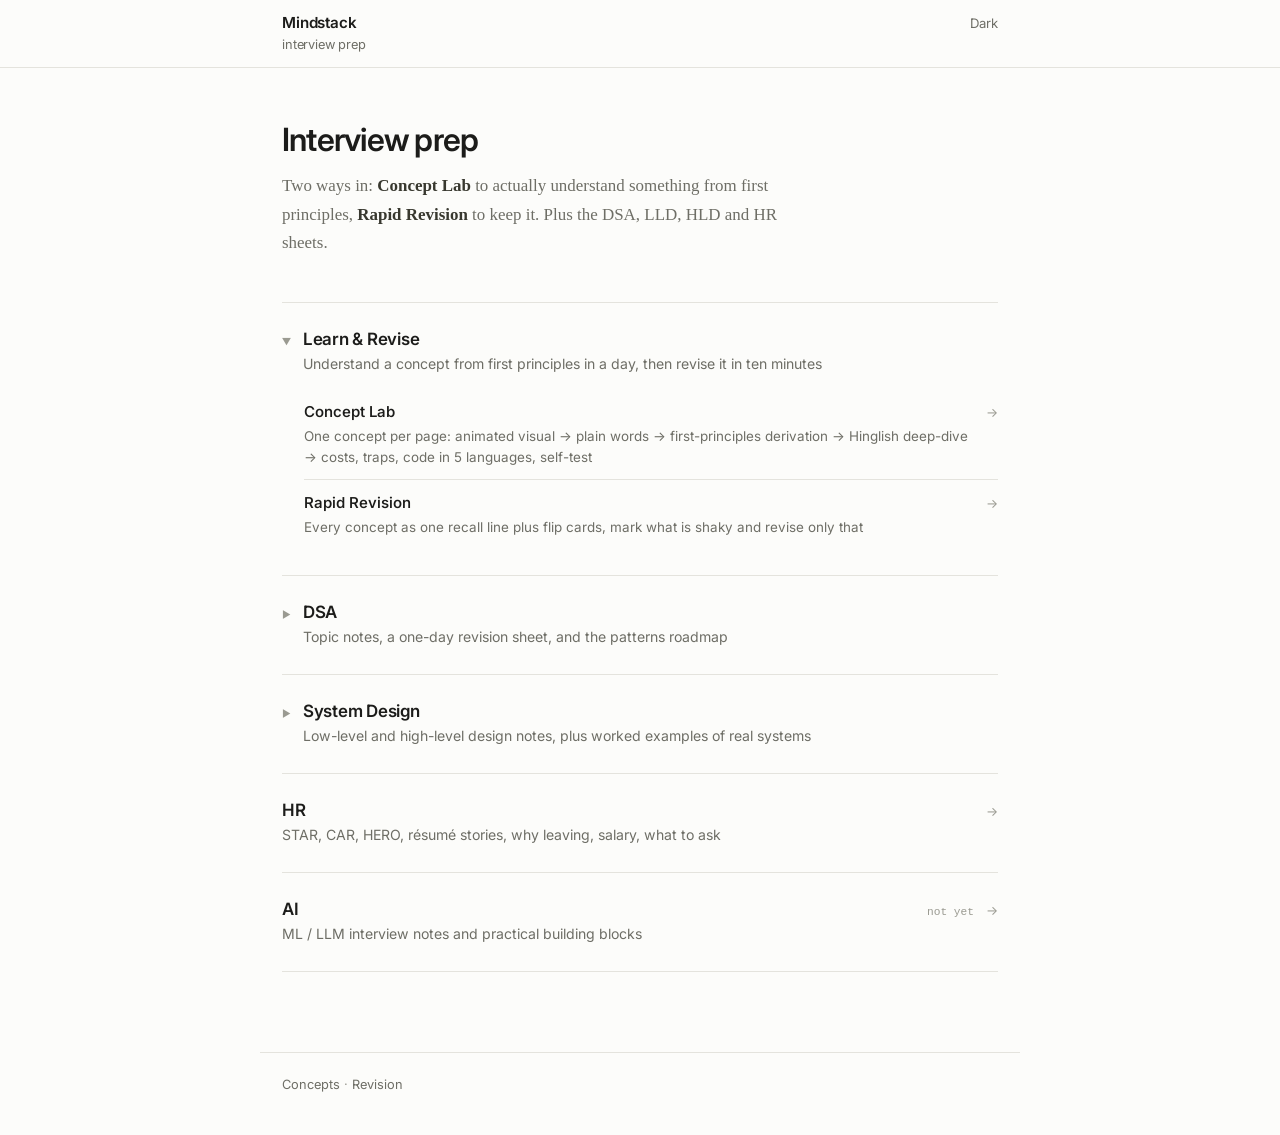
<file: index.html>
<!DOCTYPE html>
<html lang="en">
<head>
  <meta charset="UTF-8" />
  <meta name="viewport" content="width=device-width, initial-scale=1.0" />
  <title>Mindstack. Interview Prep Hub</title>
  <meta name="description" content="Interview prep notes: concepts from first principles, DSA, system design, and HR." />
  <link rel="preconnect" href="https://fonts.googleapis.com" />
  <link rel="preconnect" href="https://fonts.gstatic.com" crossorigin />
  <link href="https://fonts.googleapis.com/css2?family=Inter:wght@400;500;600;700;800&family=Space+Grotesk:wght@500;600;700&display=swap" rel="stylesheet" />
  <link rel="stylesheet" href="style.css" />
</head>
<body>
  <nav class="nav">
    <div class="nav-in">
      <a href="index.html" class="brand">
        <div class="brand-mark">Mind<span>stack</span></div>
        <div class="brand-sub">interview prep</div>
      </a>
      <div class="sp"></div>
      <button class="btn" id="themeToggle" aria-label="Toggle dark mode">Dark</button>
    </div>
  </nav>

  <div class="wrap">
    <header class="hero">
      <h1>Interview prep</h1>
      <p>Two ways in: <b>Concept Lab</b> to actually understand something from first principles, <b>Rapid Revision</b> to keep it. Plus the DSA, LLD, HLD and HR sheets.</p>
    </header>

    <div class="index">
      <details class="section" open>
        <summary>
          <span class="chev">▶</span>
          <div class="sec-copy">
            <h2>Learn &amp; Revise</h2>
            <p>Understand a concept from first principles in a day, then revise it in ten minutes</p>
          </div>
        </summary>
        <div class="kids">
          <a class="item" href="concept.html">
            <div class="item-copy">
              <strong>Concept Lab</strong>
              <span>One concept per page: animated visual → plain words → first-principles derivation → Hinglish deep-dive → costs, traps, code in 5 languages, self-test</span>
            </div>
            <span class="arrow">→</span>
          </a>
          <a class="item" href="revise.html">
            <div class="item-copy">
              <strong>Rapid Revision</strong>
              <span>Every concept as one recall line plus flip cards, mark what is shaky and revise only that</span>
            </div>
            <span class="arrow">→</span>
          </a>
        </div>
      </details>

      <details class="section">
        <summary>
          <span class="chev">▶</span>
          <div class="sec-copy">
            <h2>DSA</h2>
            <p>Topic notes, a one-day revision sheet, and the patterns roadmap</p>
          </div>
        </summary>
        <div class="kids">
          <a class="item" href="dsa-notes.html">
            <div class="item-copy">
              <strong>DSA Notes</strong>
              <span>Study one topic at a time, brief notes, short code, practice questions</span>
            </div>
            <span class="arrow">→</span>
          </a>
          <a class="item" href="dsa-sheet.html">
            <div class="item-copy">
              <strong>DSA one day sheet</strong>
              <span>Deep revision: properties, Python templates, diagrams, must-know algorithms</span>
            </div>
            <span class="arrow">→</span>
          </a>
          <a class="item" href="dsa-patterns.html">
            <div class="item-copy">
              <strong>Pattern</strong>
              <span>Patterns roadmap with curated Easy / Medium / Hard LeetCode problems</span>
            </div>
            <span class="arrow">→</span>
          </a>
        </div>
      </details>

      <details class="section">
        <summary>
          <span class="chev">▶</span>
          <div class="sec-copy">
            <h2>System Design</h2>
            <p>Low-level and high-level design notes, plus worked examples of real systems</p>
          </div>
        </summary>
        <div class="kids">
          <a class="item" href="lld.html">
            <div class="item-copy">
              <strong>LLD</strong>
              <span>OOP, concurrency, patterns, machine coding, and LeetCode Design</span>
            </div>
            <span class="arrow">→</span>
          </a>
          <a class="item" href="hld.html">
            <div class="item-copy">
              <strong>HLD</strong>
              <span>Scalability, databases, caching, APIs, and interview problems</span>
            </div>
            <span class="arrow">→</span>
          </a>
          <a class="item" href="design.html">
            <div class="item-copy">
              <strong>Design Lab</strong>
              <span>Nine real systems grown box by box: each stage adds a component because something specific broke, and every box carries its reasoning, rejected alternatives, costs and failure mode</span>
            </div>
            <span class="arrow">→</span>
          </a>
        </div>
      </details>

      <a class="section solo" href="hr.html">
        <div class="leaf-row">
          <div class="sec-copy">
            <h2>HR</h2>
            <p>STAR, CAR, HERO, résumé stories, why leaving, salary, what to ask</p>
          </div>
          
          <span class="arrow">→</span>
        </div>
      </a>

      <a class="section solo" href="ai.html">
        <div class="leaf-row">
          <div class="sec-copy">
            <h2>AI</h2>
            <p>ML / LLM interview notes and practical building blocks</p>
          </div>
          <span class="badge">not yet</span>
          <span class="arrow">→</span>
        </div>
      </a>
    </div>
  </div>

  <footer>
    <a href="concept.html">Concepts</a> · <a href="revise.html">Revision</a>
  </footer>

  <script src="script.js"></script>
</body>
</html>
</file>
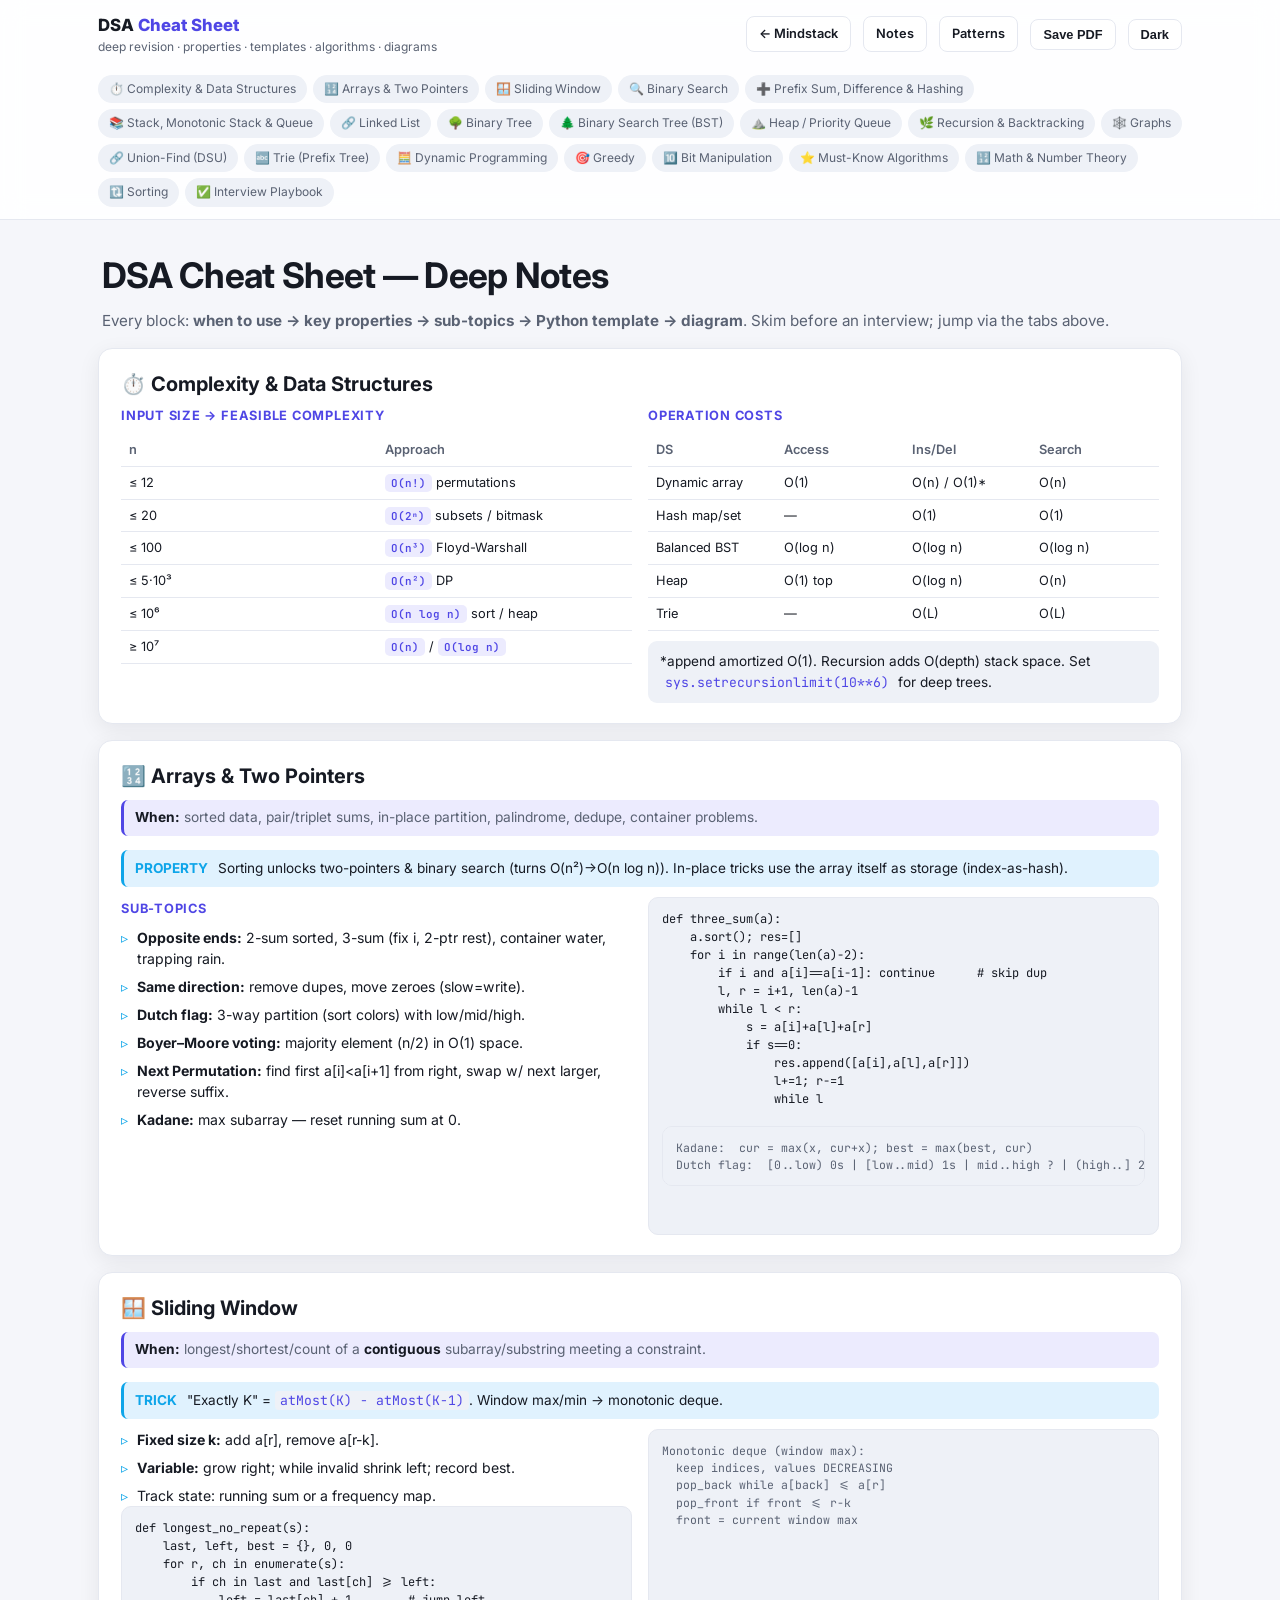
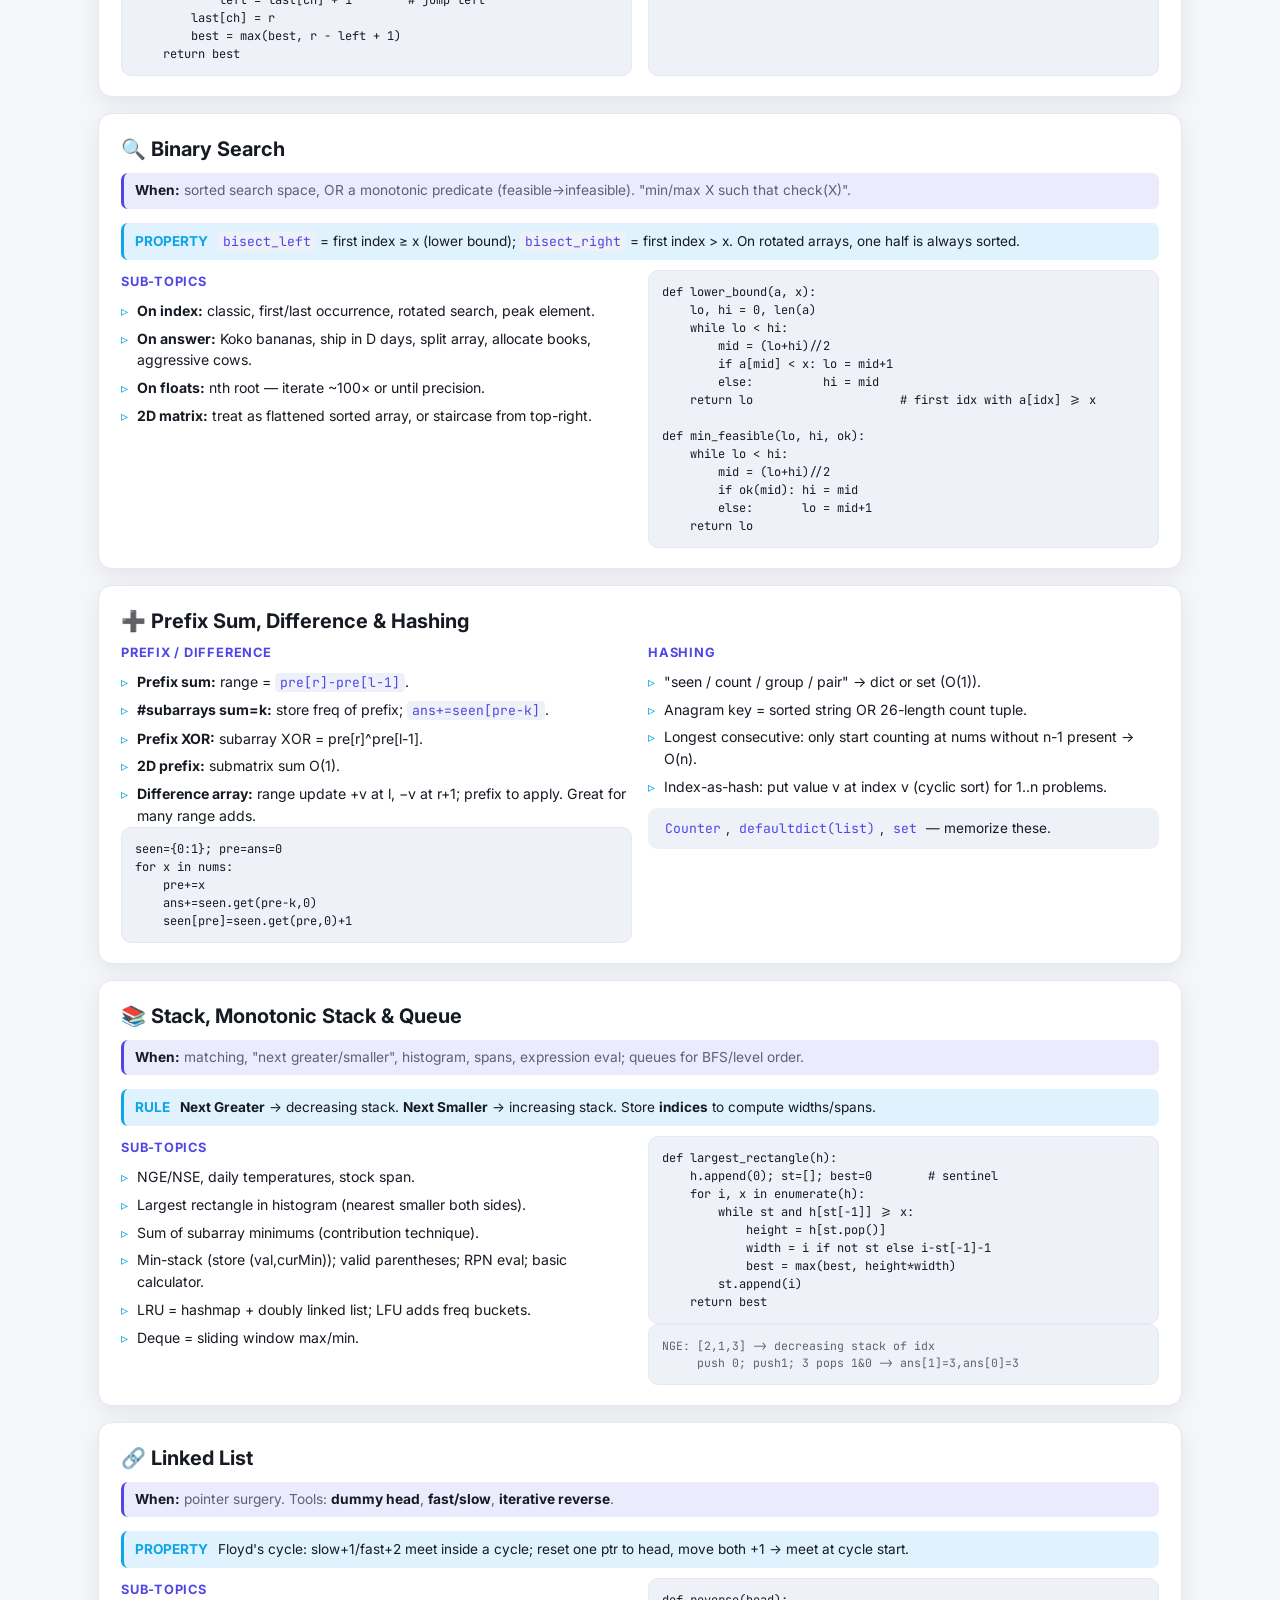
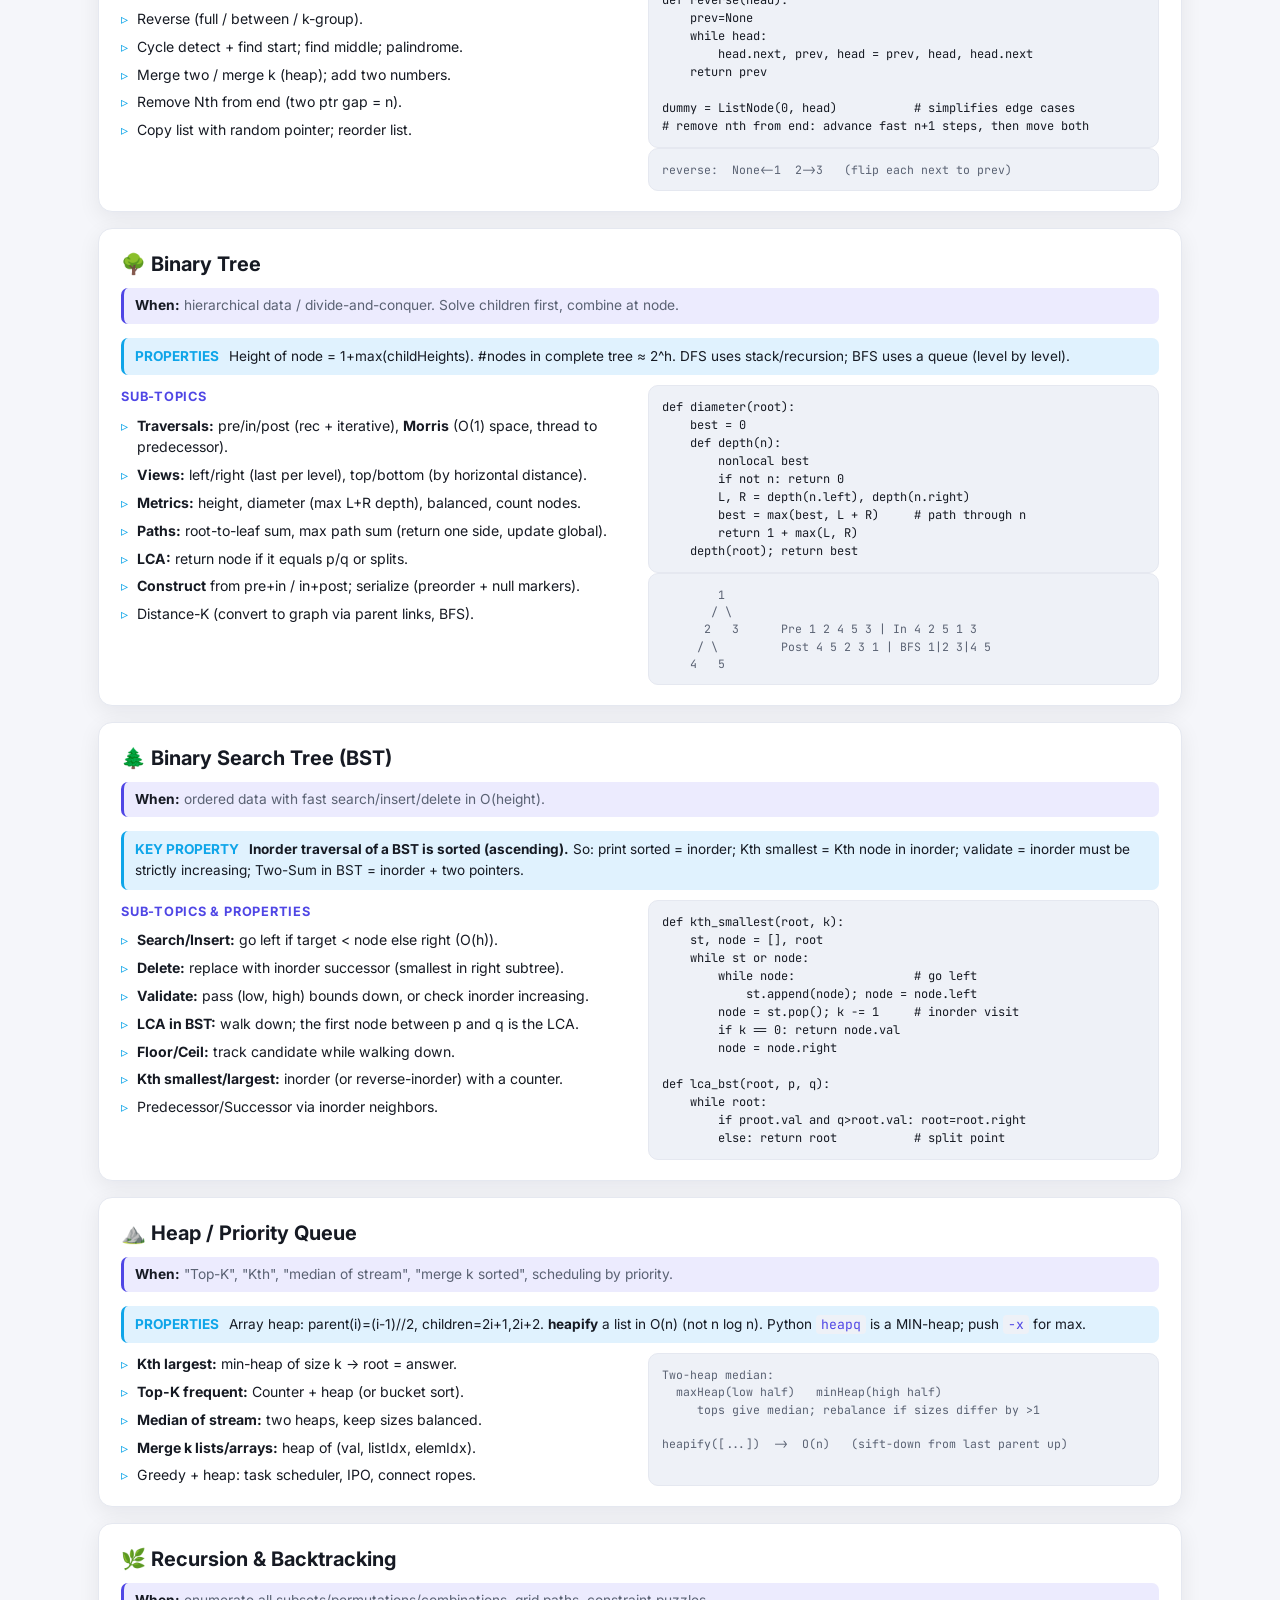
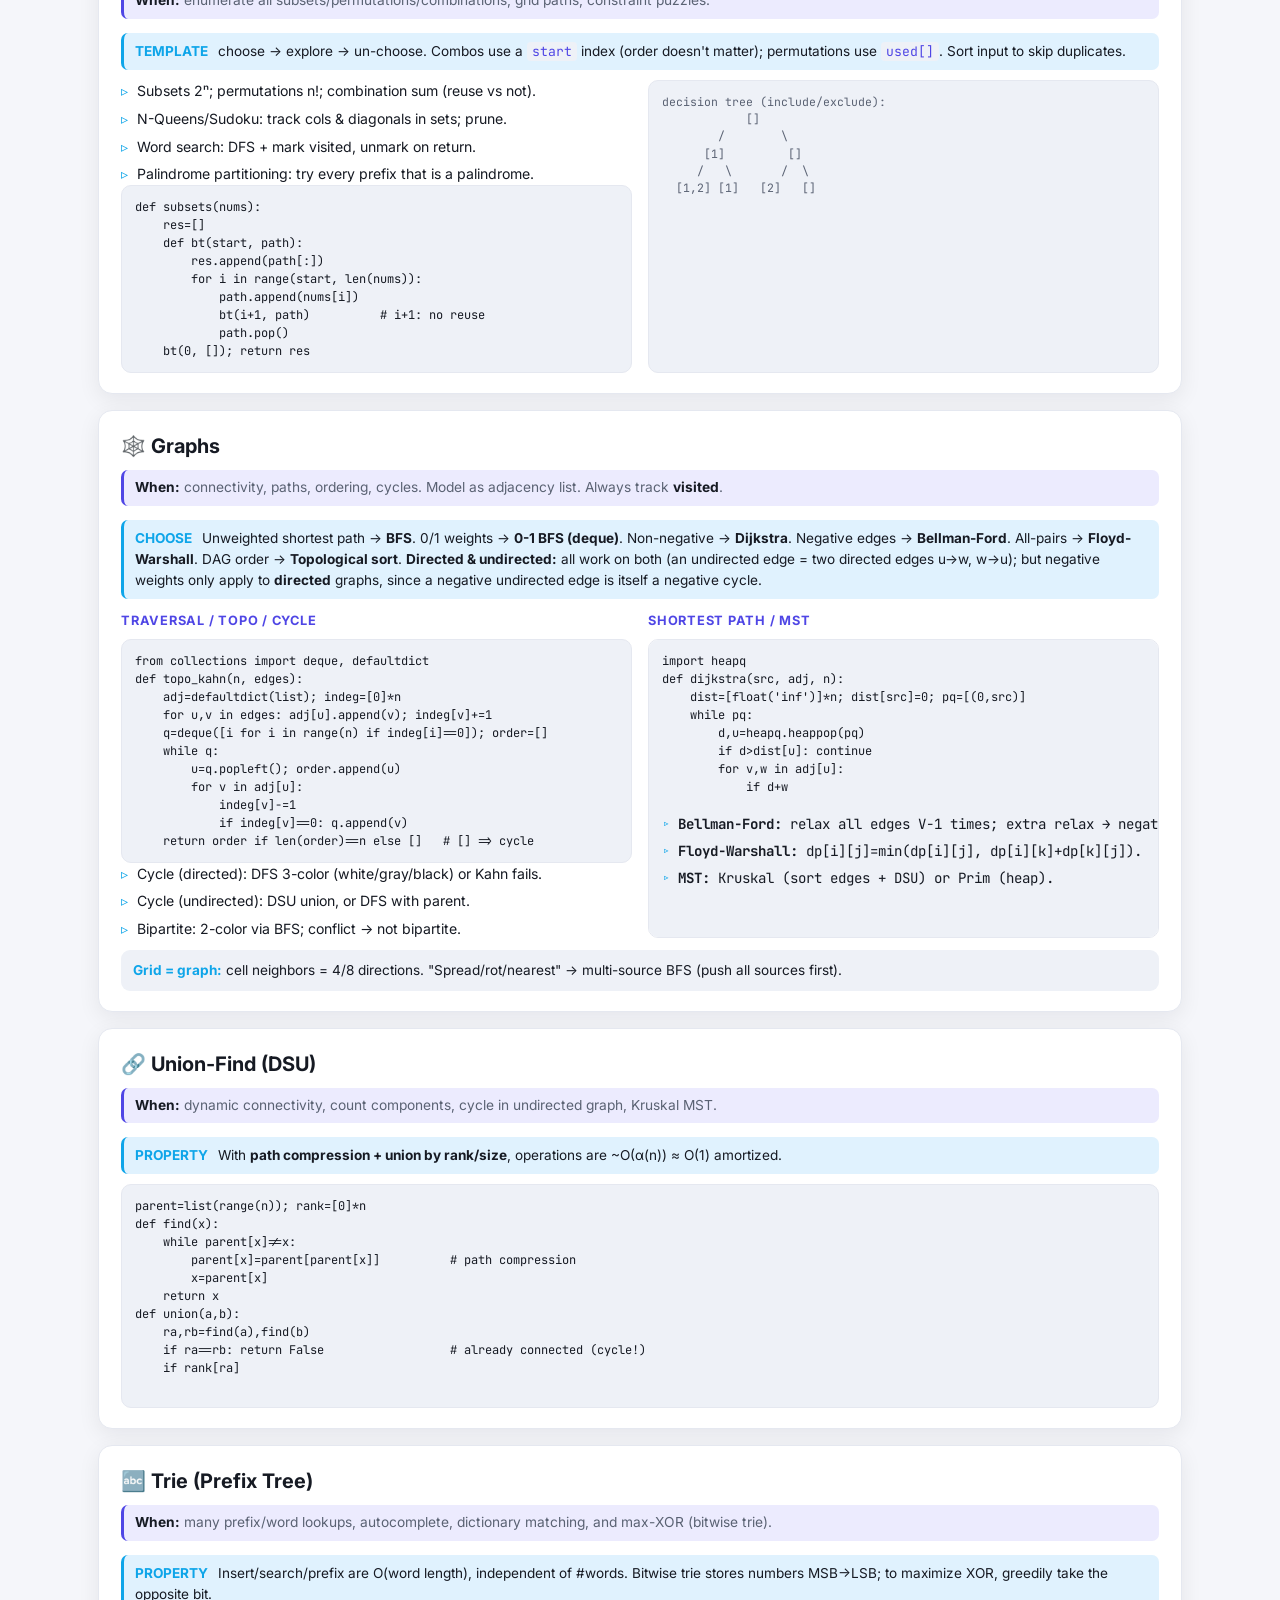
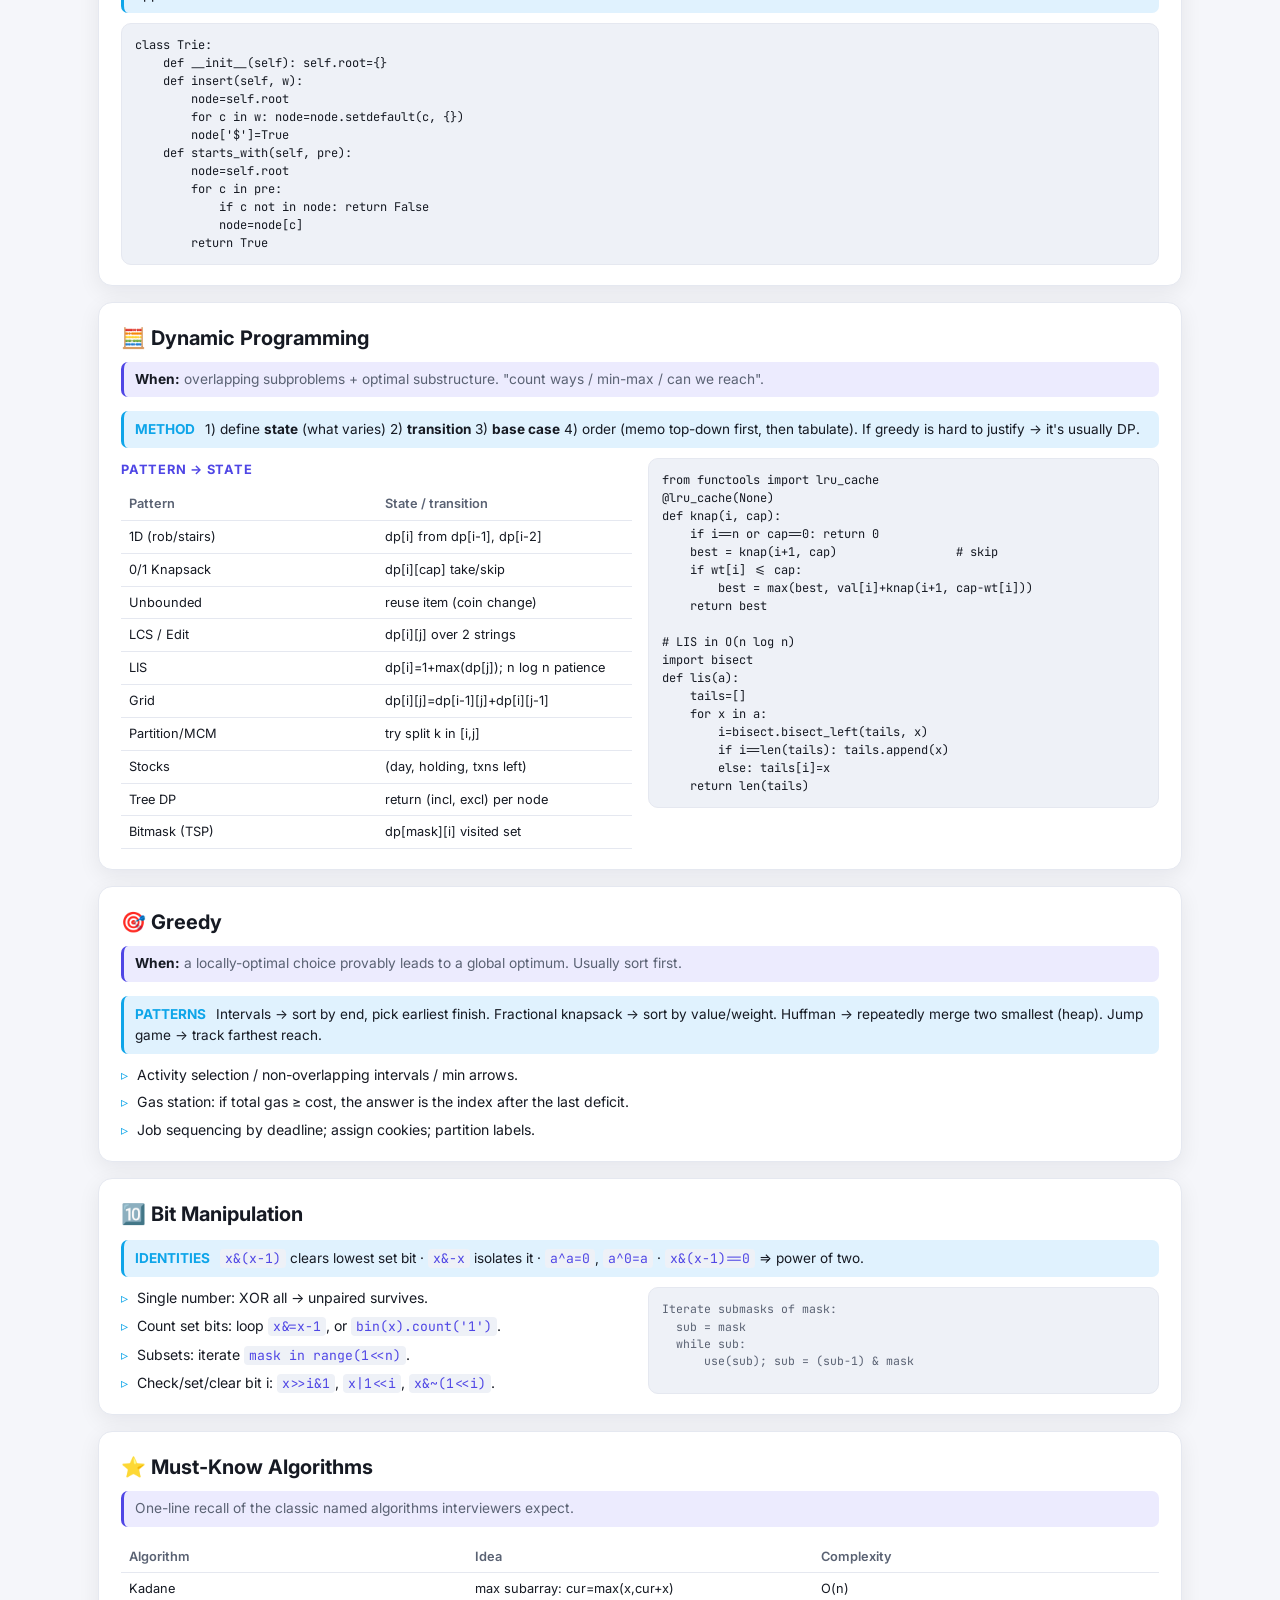
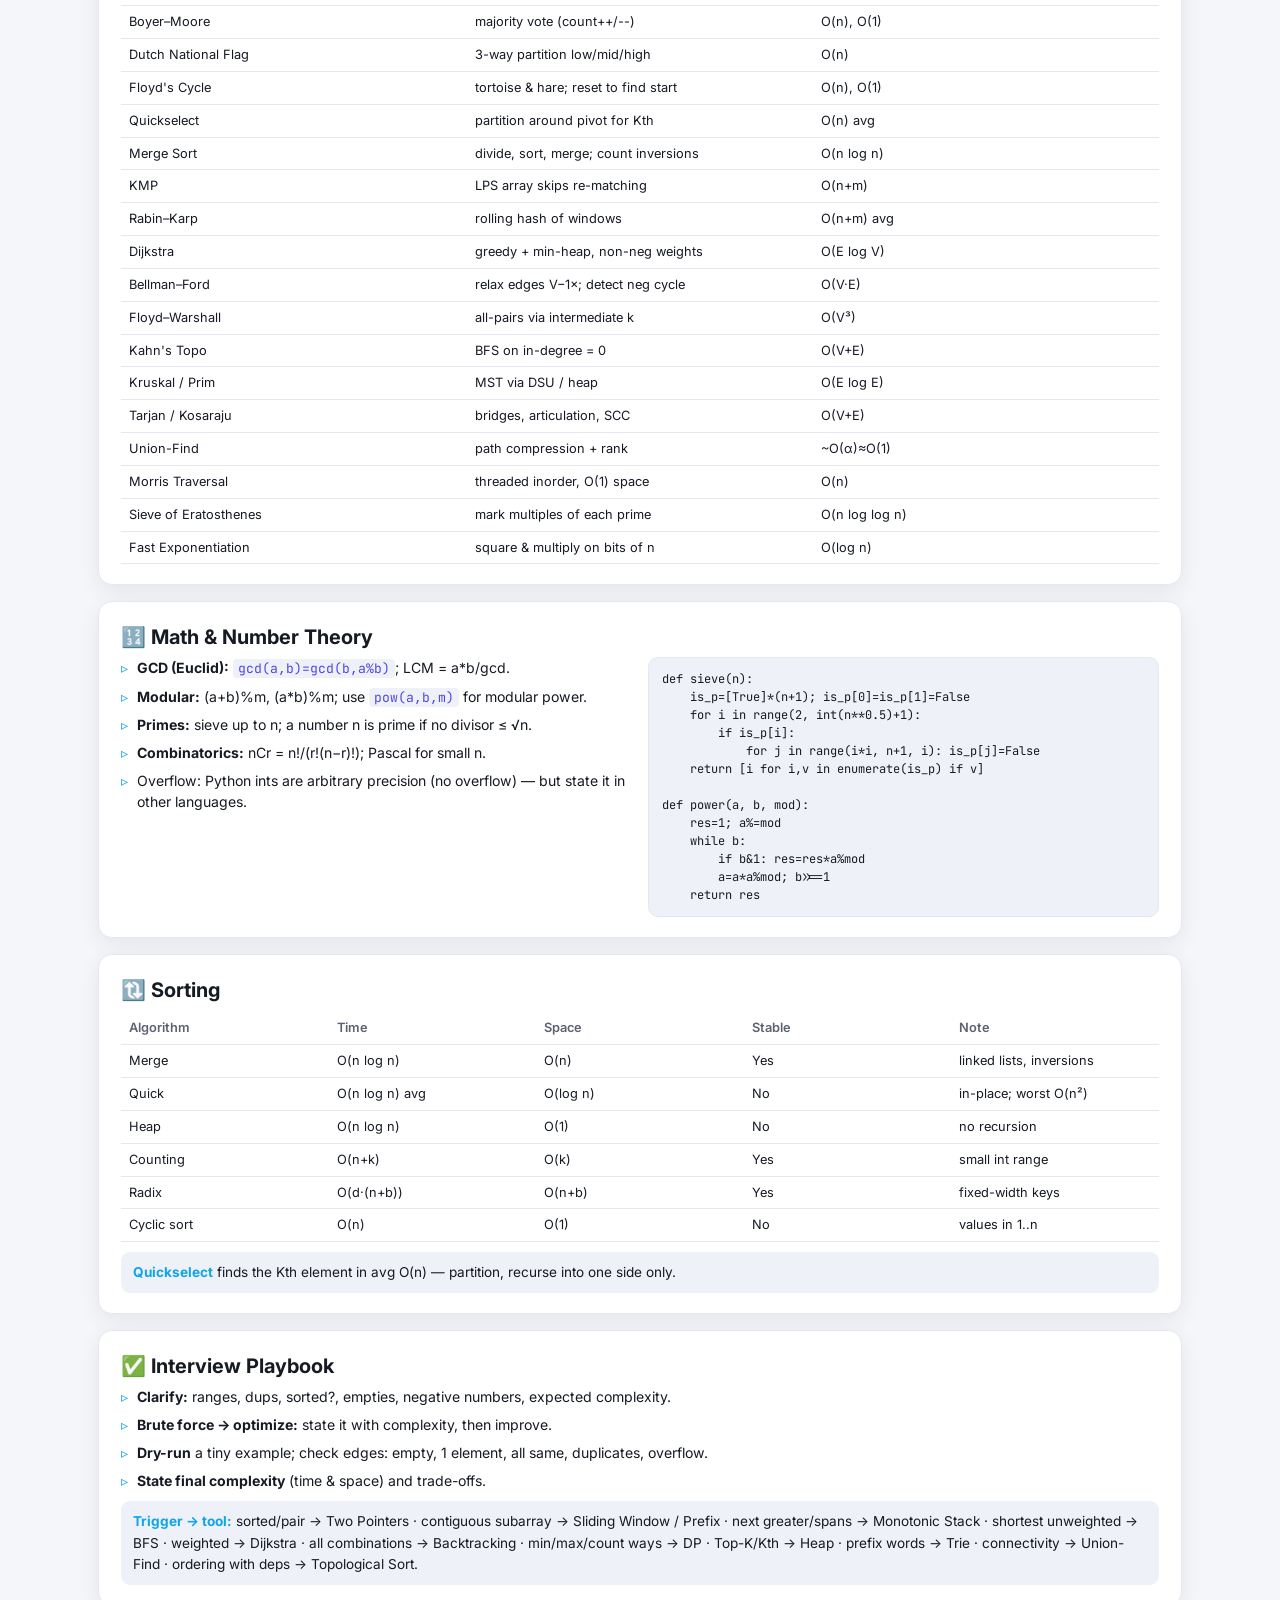
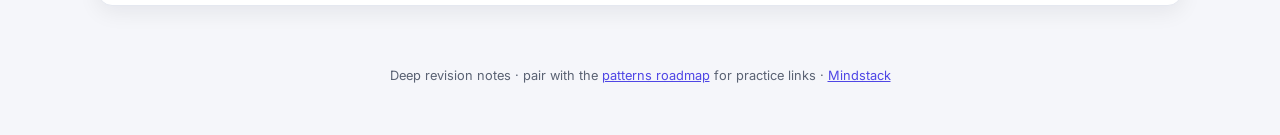
<file: dsa-cheatsheet.html>
<!DOCTYPE html>
<html lang="en">
<head>
  <meta charset="UTF-8" />
  <title>Moved — DSA one-day sheet</title>
  <meta name="robots" content="noindex" />
  <link rel="canonical" href="dsa-sheet.html" />
  <script>
    location.replace("dsa-sheet.html" + location.search + location.hash);
  </script>
  <meta http-equiv="refresh" content="0; url=dsa-sheet.html" />
</head>
<body>
  <p>DSA one-day sheet moved to <a href="dsa-sheet.html">dsa-sheet.html</a>.</p>
</body>
</html>
</file>
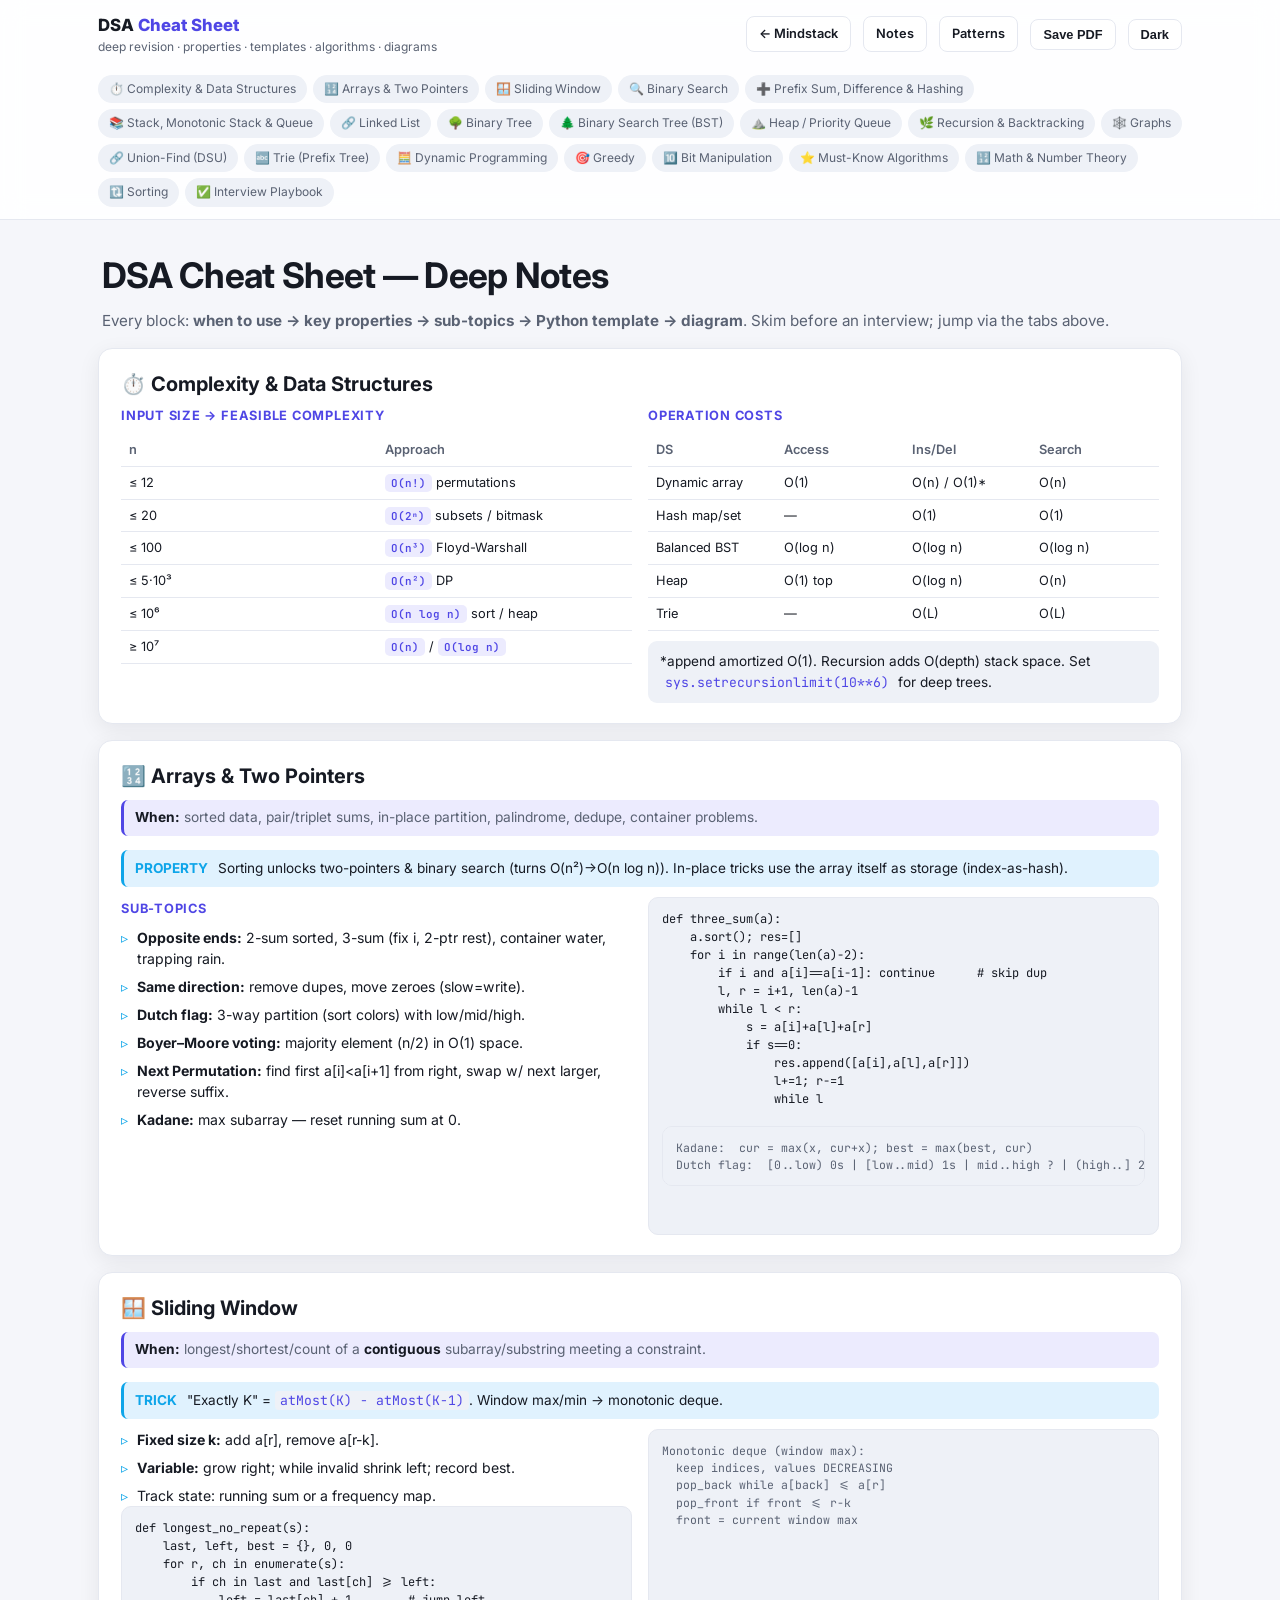
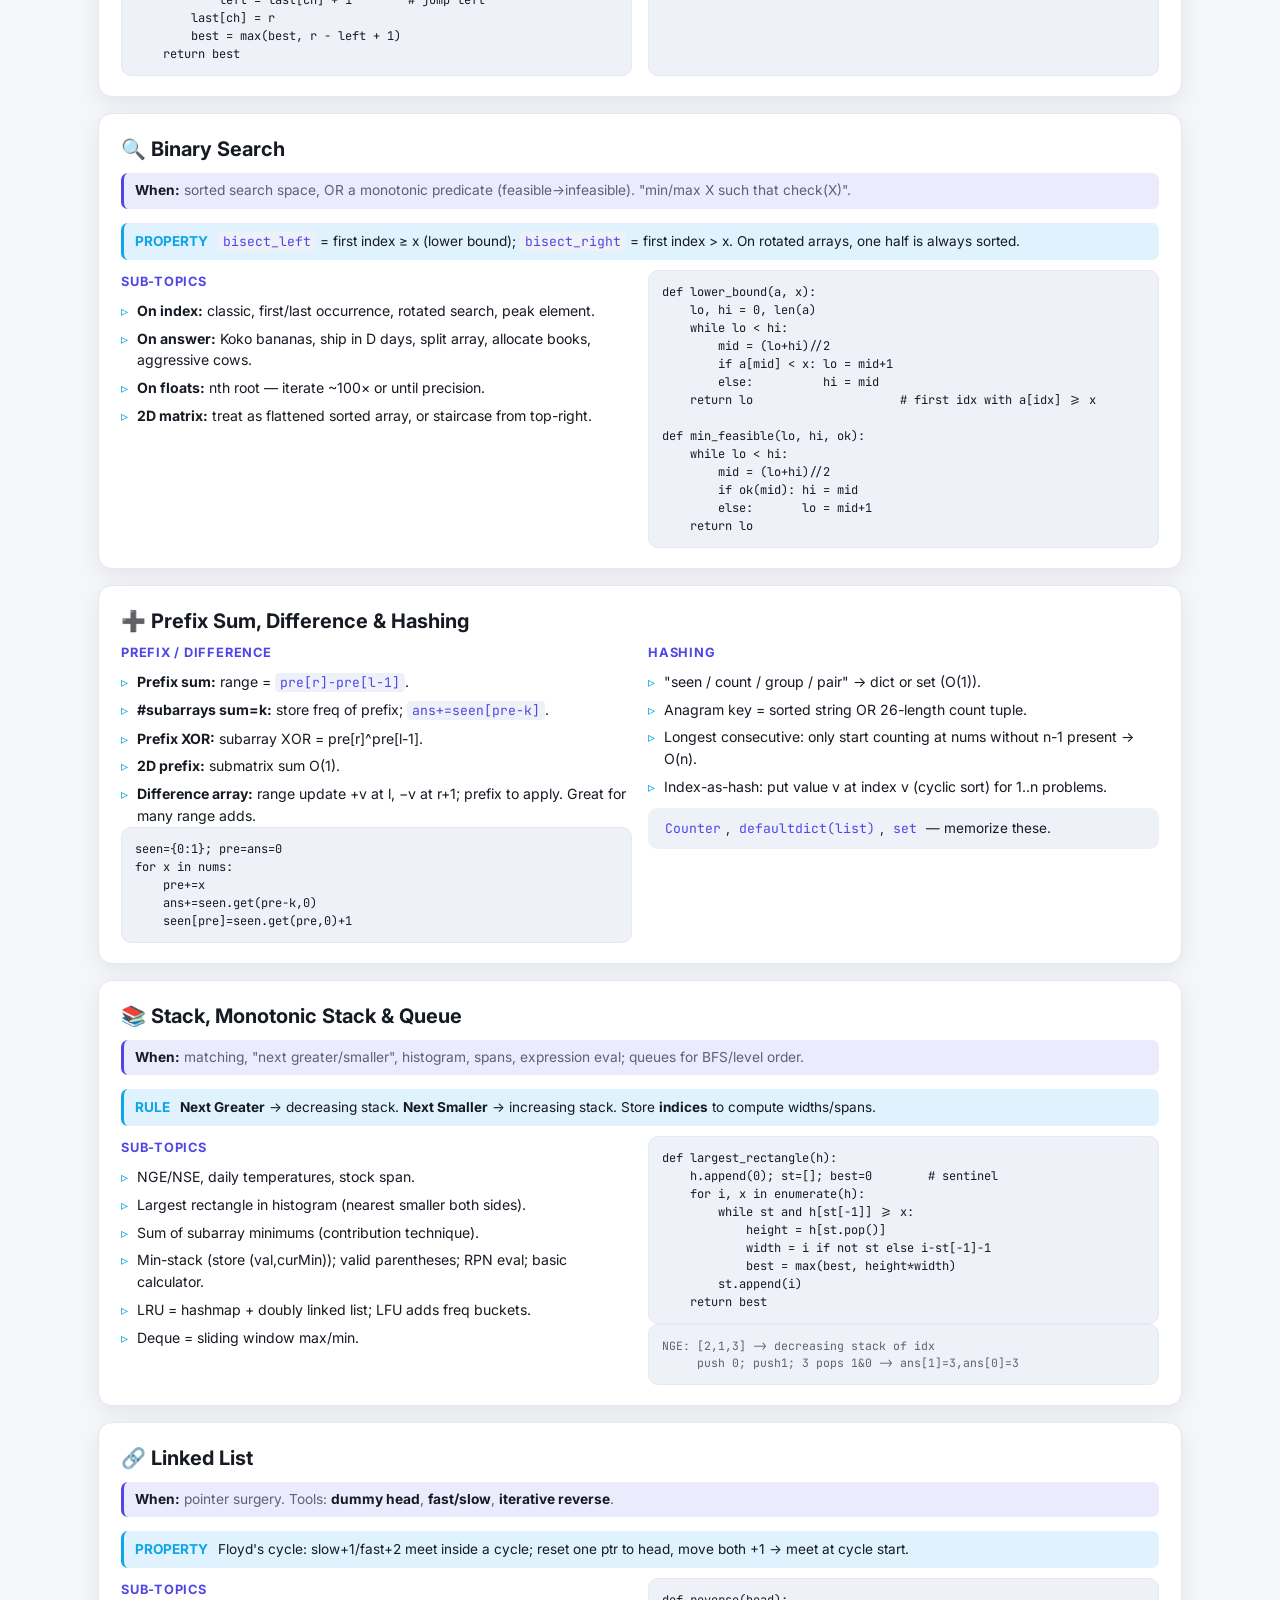
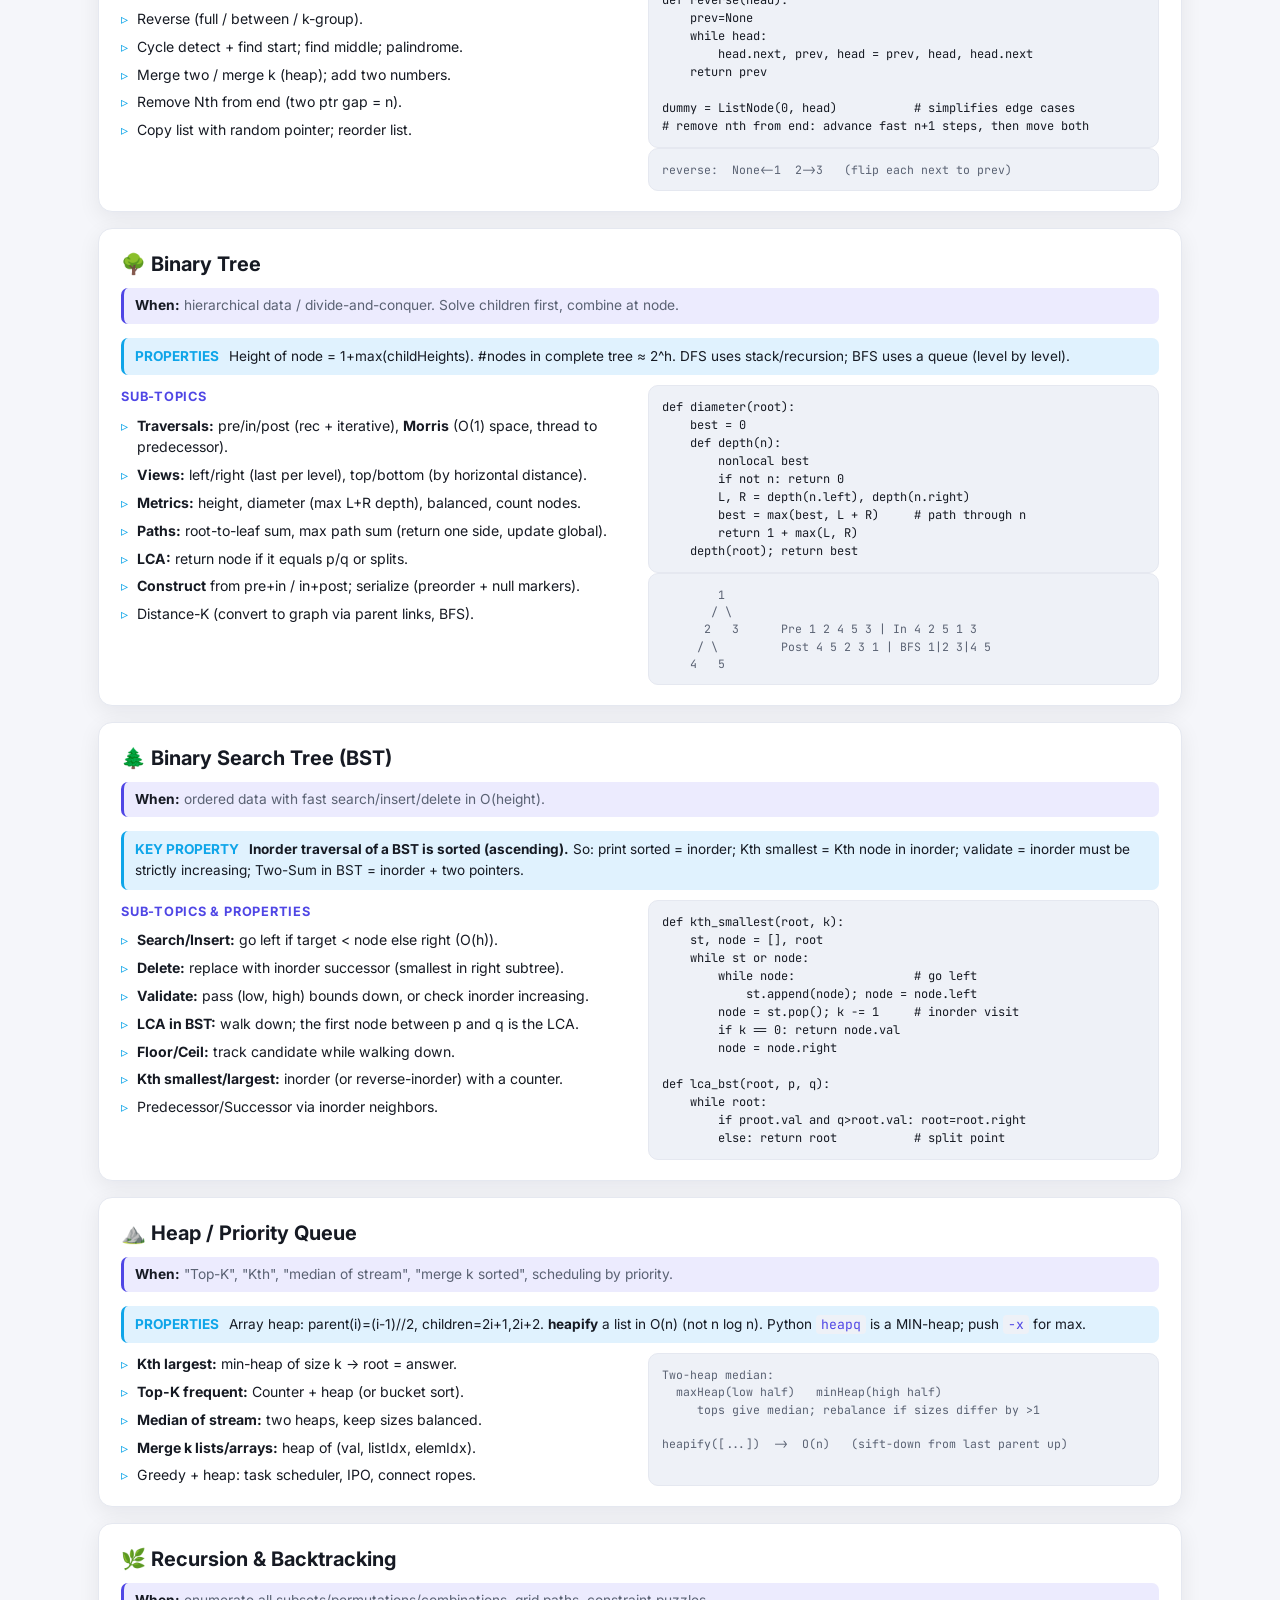
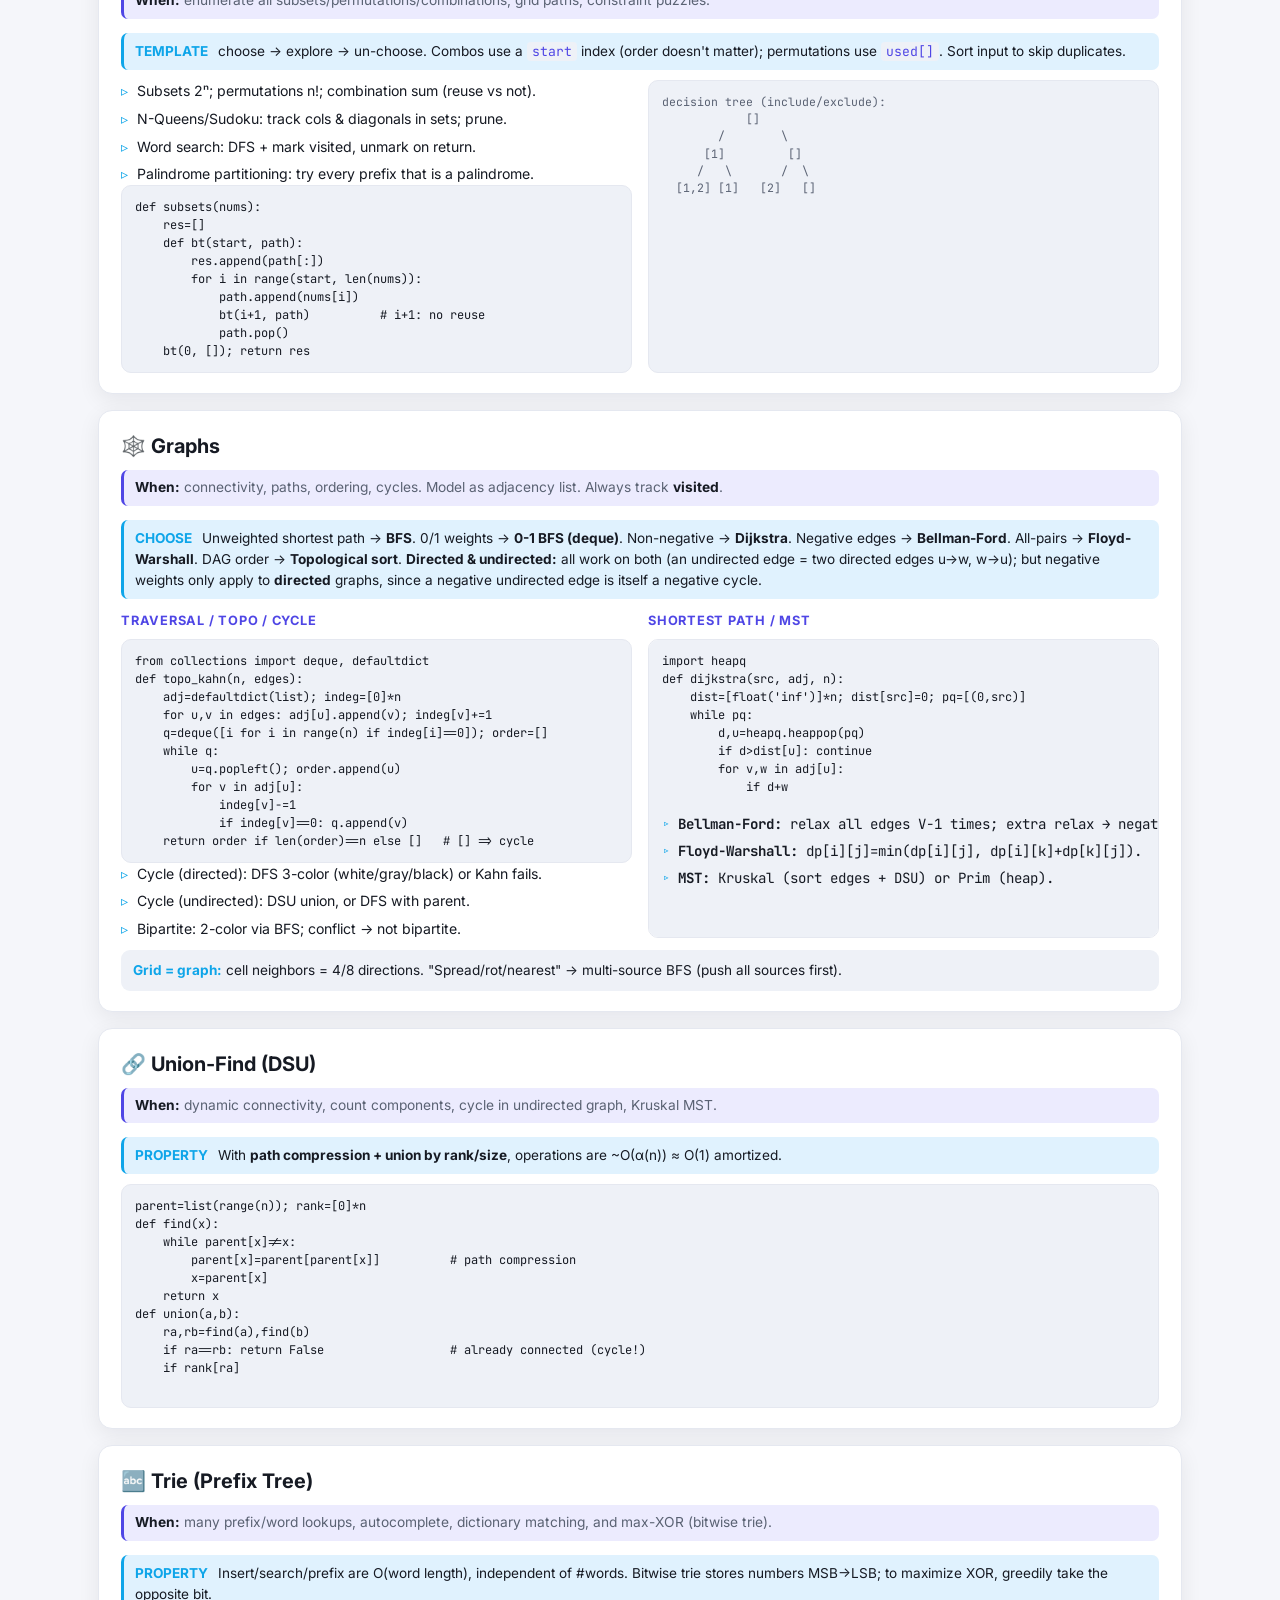
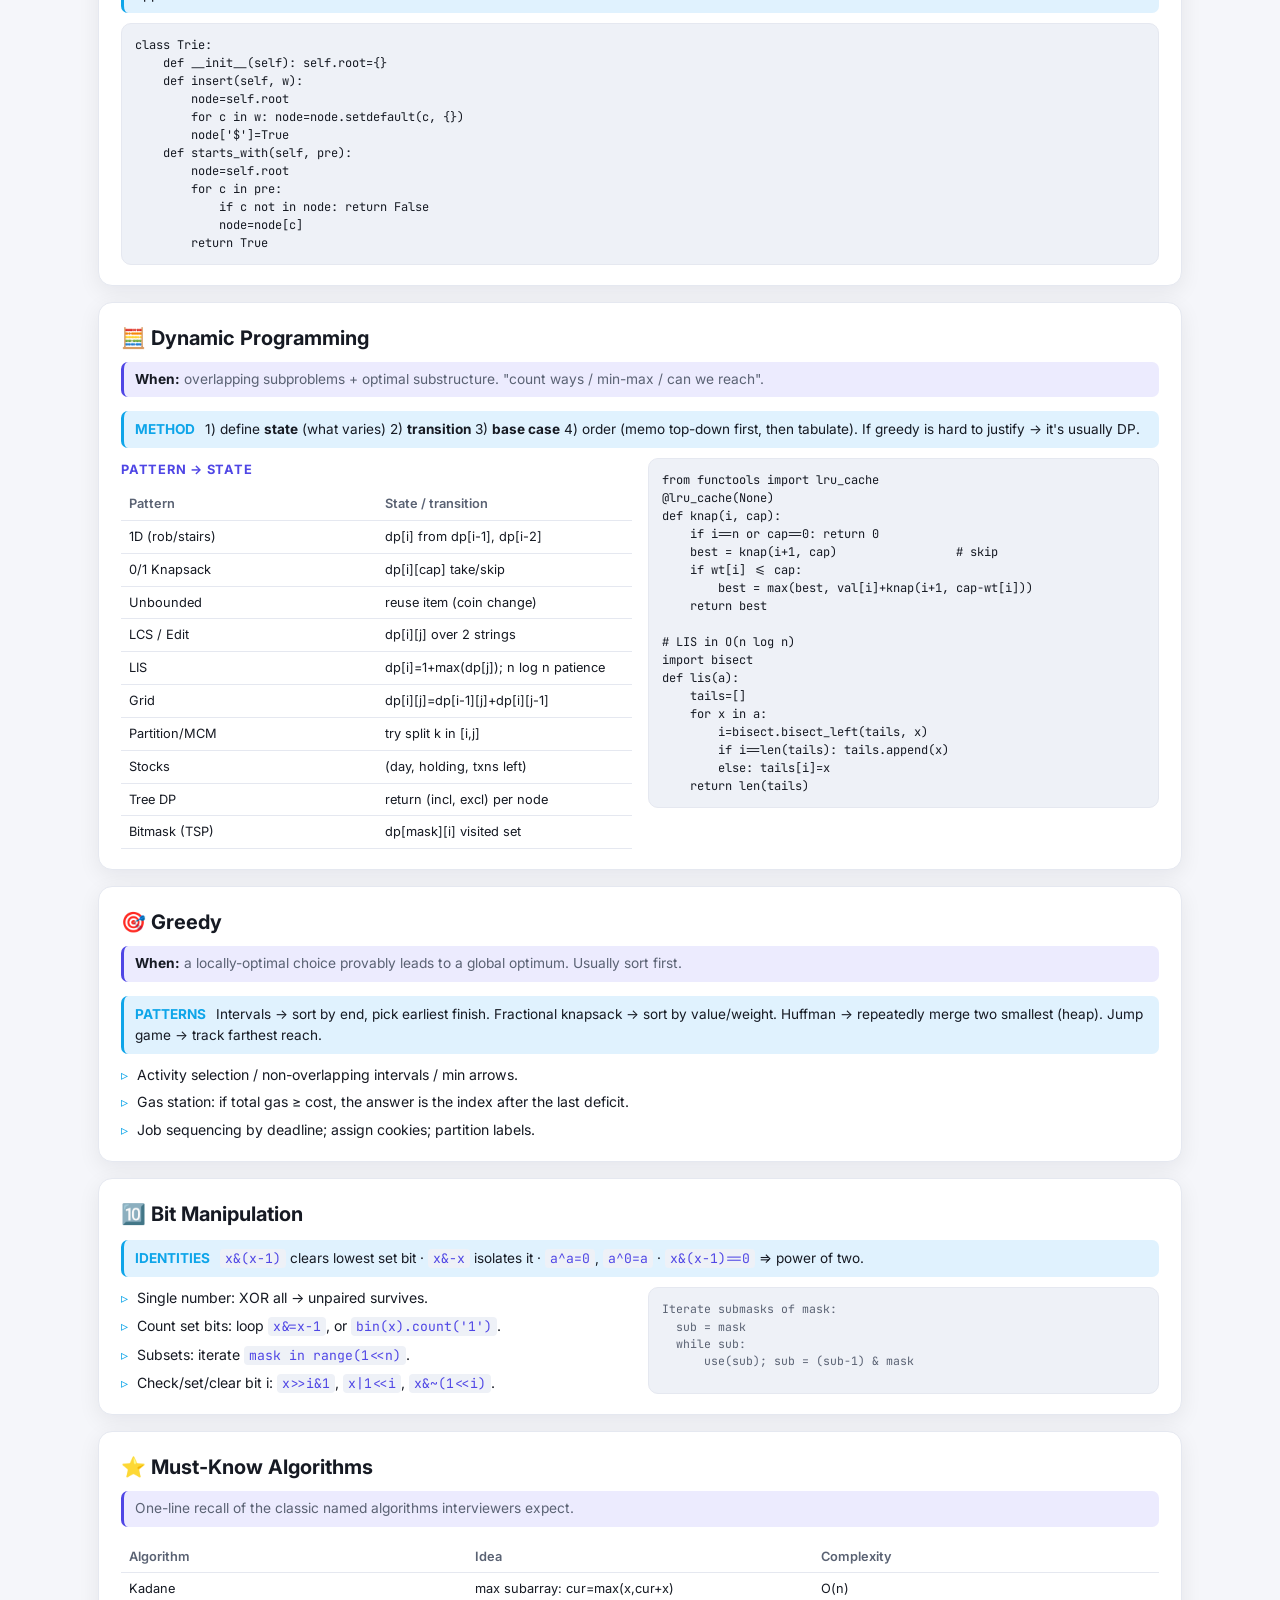
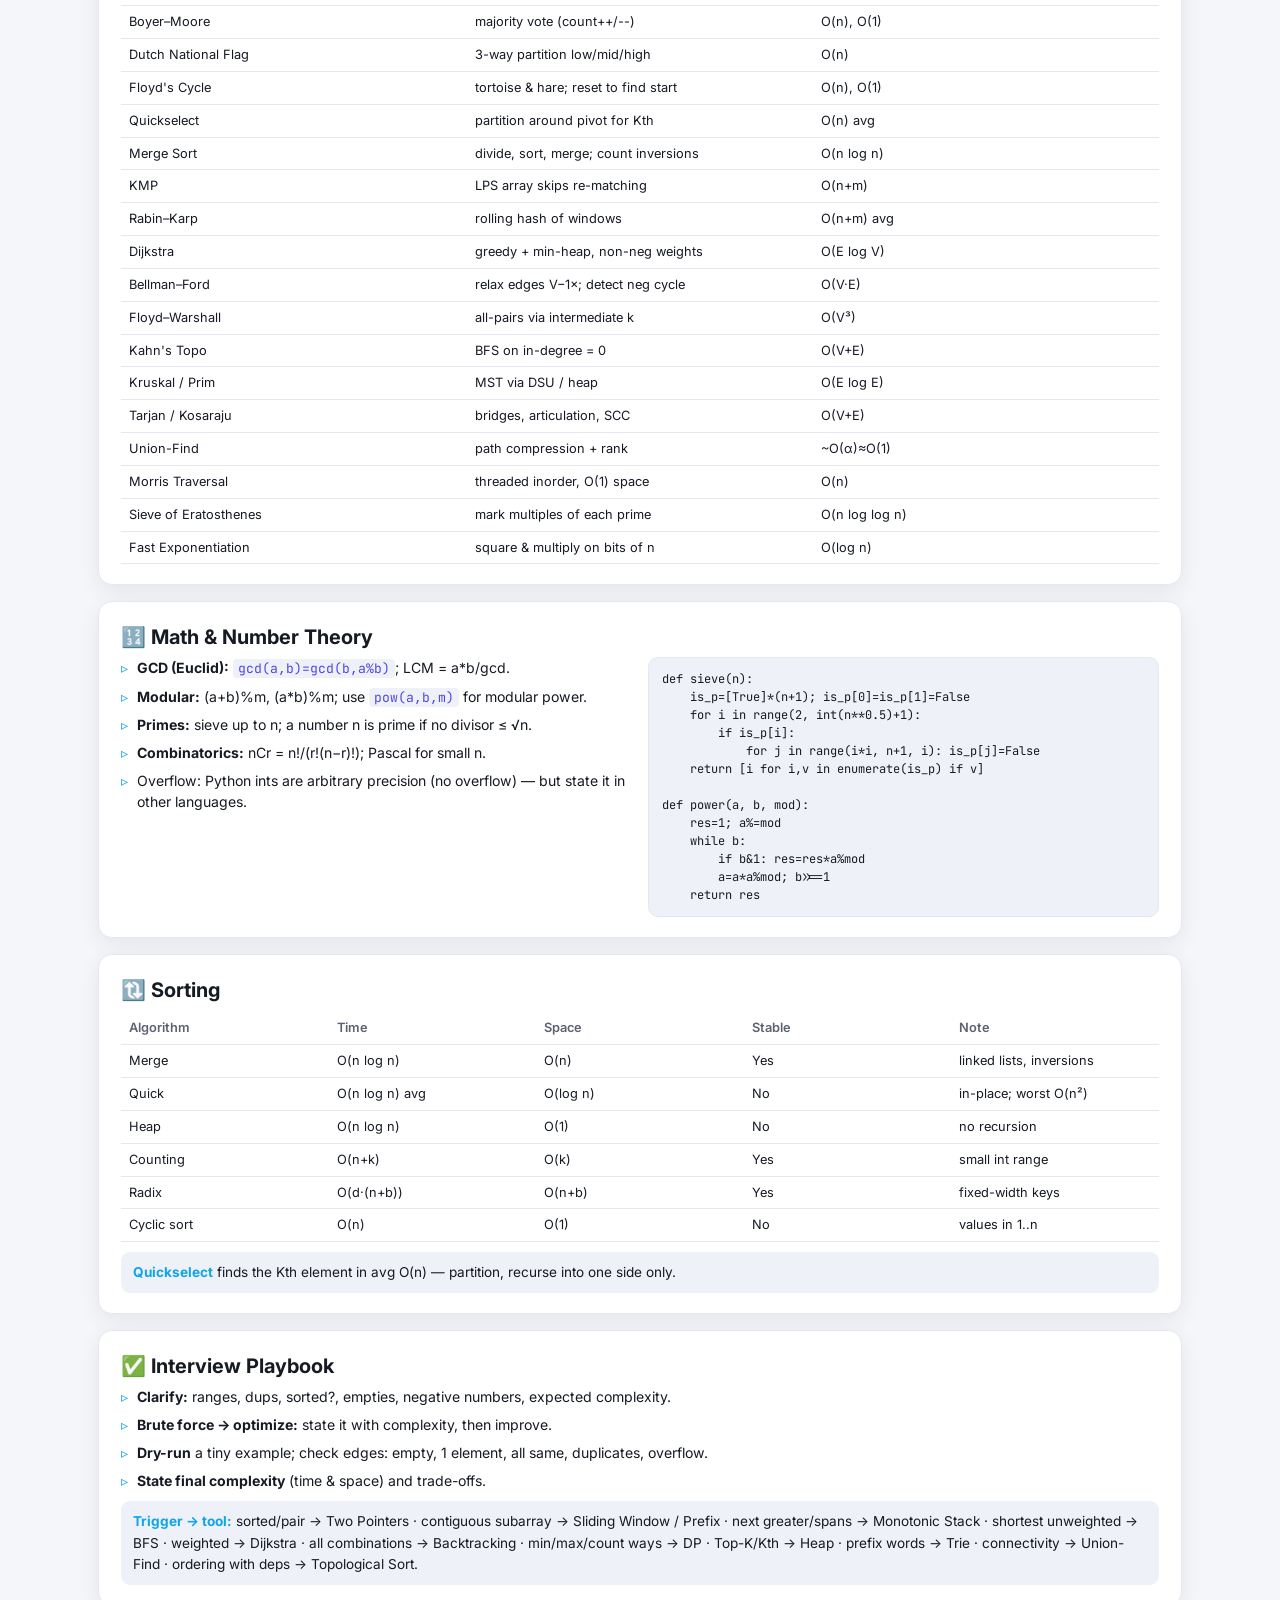
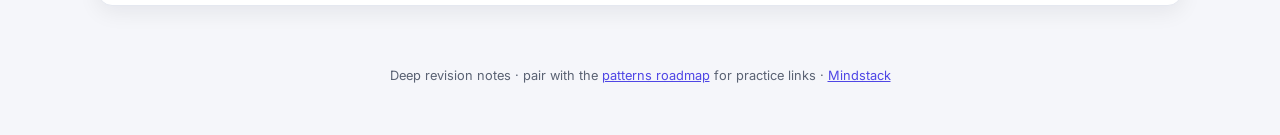
<file: dsa-sheet.html>
<!DOCTYPE html>
<html lang="en">
<head>
  <meta charset="UTF-8" />
  <meta name="viewport" content="width=device-width, initial-scale=1.0" />
  <title>DSA one-day sheet — Deep Revision Notes</title>
  <meta name="description" content="In-depth DSA revision: key properties, sub-topics, Python templates, diagrams, and must-know algorithms." />
  <link rel="preconnect" href="https://fonts.googleapis.com" />
  <link rel="preconnect" href="https://fonts.gstatic.com" crossorigin />
  <link href="https://fonts.googleapis.com/css2?family=Inter:wght@400;500;600;700;800&family=JetBrains+Mono:wght@400;500;600&display=swap" rel="stylesheet" />
  <style>
    :root{
      --bg:#f5f6fa; --surface:#fff; --surface2:#eef1f7; --text:#161a23; --muted:#5a6273;
      --primary:#4f46e5; --primary-soft:#ecebfe; --border:#e5e8f0; --accent:#0ea5e9; --accent-soft:#e0f2fe;
      --e:#16a34a; --m:#d97706; --h:#dc2626; --shadow:0 6px 22px rgba(16,19,28,.07);
    }
    [data-theme="dark"]{
      --bg:#0b0d13; --surface:#14171f; --surface2:#1b1f2b; --text:#e4e8f1; --muted:#98a1b4;
      --primary:#8b8bf5; --primary-soft:#20233a; --border:#242a38; --accent:#38bdf8; --accent-soft:#0c2b3a;
      --e:#4ade80; --m:#fbbf24; --h:#f87171; --shadow:0 6px 22px rgba(0,0,0,.4);
    }
    *{box-sizing:border-box;margin:0;padding:0}
    html{scroll-behavior:smooth;scroll-padding-top:96px}
    body{font-family:"Inter",system-ui,sans-serif;background:var(--bg);color:var(--text);line-height:1.55;-webkit-font-smoothing:antialiased}

    header.bar{position:sticky;top:0;z-index:30;background:color-mix(in srgb,var(--surface) 90%,transparent);backdrop-filter:blur(12px);border-bottom:1px solid var(--border)}
    .bar-in{max-width:1120px;margin:0 auto;padding:12px 18px;display:flex;align-items:center;gap:12px;flex-wrap:wrap}
    .logo{font-weight:800;font-size:1.05rem}.logo span{color:var(--primary)}
    .sub{font-size:.75rem;color:var(--muted)}
    .bar .sp{flex:1}
    .btn{padding:7px 12px;border-radius:8px;border:1px solid var(--border);background:var(--surface);color:var(--text);font-size:.8rem;font-weight:600;cursor:pointer;text-decoration:none}
    .btn:hover{border-color:var(--primary);color:var(--primary)}
    .toc{max-width:1120px;margin:0 auto;padding:6px 18px 12px;display:flex;flex-wrap:wrap;gap:6px}
    .toc a{font-size:.75rem;padding:4px 10px;border-radius:99px;background:var(--surface2);color:var(--muted);text-decoration:none;border:1px solid transparent}
    .toc a:hover{color:var(--primary);border-color:var(--primary)}

    main{max-width:1120px;margin:0 auto;padding:18px}
    .hero{padding:10px 4px 16px}
    .hero h1{font-size:clamp(1.6rem,4vw,2.2rem);letter-spacing:-.02em}
    .hero p{color:var(--muted);margin-top:6px;font-size:.95rem}

    section.card{background:var(--surface);border:1px solid var(--border);border-radius:14px;box-shadow:var(--shadow);padding:20px 22px;margin-bottom:16px;scroll-margin-top:96px}
    section.card > h2{font-size:1.25rem;display:flex;align-items:center;gap:10px;margin-bottom:4px}
    .when{font-size:.86rem;color:var(--muted);background:var(--primary-soft);border-left:3px solid var(--primary);padding:7px 11px;border-radius:7px;margin:8px 0 14px}
    .when b{color:var(--text)}

    .prop{font-size:.85rem;background:var(--accent-soft);border-left:3px solid var(--accent);padding:8px 11px;border-radius:7px;margin:10px 0}
    .prop b{color:var(--text)}
    .prop .lbl{display:inline-block;font-weight:700;color:var(--accent);margin-right:6px}

    .grid{display:grid;grid-template-columns:1fr 1fr;gap:16px}
    /* a grid item is min-width:auto, so a wide table inside one would refuse
       to shrink and drag the whole page past the viewport */
    .grid>*{min-width:0}
    @media(max-width:820px){.grid{grid-template-columns:1fr}}
    h3.blk{font-size:.8rem;text-transform:uppercase;letter-spacing:.06em;color:var(--primary);margin:14px 0 8px}
    h3.blk:first-child{margin-top:2px}

    ul.pts{list-style:none;display:flex;flex-direction:column;gap:6px;font-size:.88rem}
    ul.pts li{padding-left:16px;position:relative}
    ul.pts li::before{content:"▹";position:absolute;left:0;color:var(--accent)}
    ul.pts b{color:var(--text)}
    .muted{color:var(--muted)}

    pre{font-family:"JetBrains Mono",monospace;font-size:.75rem;line-height:1.5;background:var(--surface2);border:1px solid var(--border);border-radius:10px;padding:12px 13px;overflow-x:auto;white-space:pre;color:var(--text)}
    pre.dia{color:var(--muted);font-size:.72rem}
    code.k{font-family:"JetBrains Mono",monospace;font-size:.82rem;background:var(--surface2);padding:1px 5px;border-radius:4px;color:var(--primary)}

    /* fixed layout so the columns come from the container, not from the widest
       cell, and long identifiers break instead of pushing the table wider */
    table.cx{width:100%;border-collapse:collapse;font-size:.8rem;margin-top:6px;table-layout:fixed}
    table.cx th,table.cx td{text-align:left;padding:6px 8px;border-bottom:1px solid var(--border);vertical-align:top;overflow-wrap:break-word}
    table.cx th{color:var(--muted);font-weight:600}
    .tag{font-family:"JetBrains Mono",monospace;font-size:.68rem;padding:2px 6px;border-radius:5px;font-weight:600}
    .tag.O{background:var(--primary-soft);color:var(--primary)}

    .tip{font-size:.85rem;background:var(--surface2);border-radius:9px;padding:10px 12px;margin-top:10px}
    .tip b{color:var(--accent)}

    footer{text-align:center;color:var(--muted);font-size:.8rem;padding:26px 18px 50px}
    footer a{color:var(--primary)}

    @media print{
      header.bar,.toc,.btn{display:none}
      body{background:#fff}
      section.card{box-shadow:none;break-inside:avoid;border-color:#ccc}
      a{color:#000;text-decoration:none} pre{background:#f4f4f4}
    }
  </style>
</head>
<body>
  <header class="bar">
    <div class="bar-in">
      <div>
        <div class="logo">DSA <span>Cheat Sheet</span></div>
        <div class="sub">deep revision · properties · templates · algorithms · diagrams</div>
      </div>
      <div class="sp"></div>
      <a class="btn" href="index.html">← Mindstack</a>
      <a class="btn" href="dsa-notes.html">Notes</a>
      <a class="btn" href="dsa-patterns.html">Patterns</a>
      <button class="btn" onclick="window.print()">Save PDF</button>
      <button class="btn" id="themeToggle">Dark</button>
    </div>
    <nav class="toc" id="toc"></nav>
  </header>

  <main>
    <div class="hero">
      <h1>DSA Cheat Sheet — Deep Notes</h1>
      <p>Every block: <b>when to use → key properties → sub-topics → Python template → diagram</b>. Skim before an interview; jump via the tabs above.</p>
    </div>

    <!-- COMPLEXITY -->
    <section class="card" id="complexity">
      <h2>⏱️ Complexity & Data Structures</h2>
      <div class="grid">
        <div>
          <h3 class="blk">Input size → feasible complexity</h3>
          <table class="cx">
            <tr><th>n</th><th>Approach</th></tr>
            <tr><td>≤ 12</td><td><span class="tag O">O(n!)</span> permutations</td></tr>
            <tr><td>≤ 20</td><td><span class="tag O">O(2ⁿ)</span> subsets / bitmask</td></tr>
            <tr><td>≤ 100</td><td><span class="tag O">O(n³)</span> Floyd-Warshall</td></tr>
            <tr><td>≤ 5·10³</td><td><span class="tag O">O(n²)</span> DP</td></tr>
            <tr><td>≤ 10⁶</td><td><span class="tag O">O(n log n)</span> sort / heap</td></tr>
            <tr><td>≥ 10⁷</td><td><span class="tag O">O(n)</span> / <span class="tag O">O(log n)</span></td></tr>
          </table>
        </div>
        <div>
          <h3 class="blk">Operation costs</h3>
          <table class="cx">
            <tr><th>DS</th><th>Access</th><th>Ins/Del</th><th>Search</th></tr>
            <tr><td>Dynamic array</td><td>O(1)</td><td>O(n) / O(1)*</td><td>O(n)</td></tr>
            <tr><td>Hash map/set</td><td>—</td><td>O(1)</td><td>O(1)</td></tr>
            <tr><td>Balanced BST</td><td>O(log n)</td><td>O(log n)</td><td>O(log n)</td></tr>
            <tr><td>Heap</td><td>O(1) top</td><td>O(log n)</td><td>O(n)</td></tr>
            <tr><td>Trie</td><td>—</td><td>O(L)</td><td>O(L)</td></tr>
          </table>
          <div class="tip">*append amortized O(1). Recursion adds O(depth) stack space. Set <code class="k">sys.setrecursionlimit(10**6)</code> for deep trees.</div>
        </div>
      </div>
    </section>

    <!-- ARRAYS / TWO POINTERS -->
    <section class="card" id="arrays">
      <h2>🔢 Arrays & Two Pointers</h2>
      <div class="when"><b>When:</b> sorted data, pair/triplet sums, in-place partition, palindrome, dedupe, container problems.</div>
      <div class="prop"><span class="lbl">PROPERTY</span> Sorting unlocks two-pointers &amp; binary search (turns O(n²)→O(n log n)). In-place tricks use the array itself as storage (index-as-hash).</div>
      <div class="grid">
        <div>
          <h3 class="blk">Sub-topics</h3>
          <ul class="pts">
            <li><b>Opposite ends:</b> 2-sum sorted, 3-sum (fix i, 2-ptr rest), container water, trapping rain.</li>
            <li><b>Same direction:</b> remove dupes, move zeroes (slow=write).</li>
            <li><b>Dutch flag:</b> 3-way partition (sort colors) with low/mid/high.</li>
            <li><b>Boyer–Moore voting:</b> majority element (n/2) in O(1) space.</li>
            <li><b>Next Permutation:</b> find first a[i]&lt;a[i+1] from right, swap w/ next larger, reverse suffix.</li>
            <li><b>Kadane:</b> max subarray — reset running sum at 0.</li>
          </ul>
        </div>
        <div>
          <pre>def three_sum(a):
    a.sort(); res=[]
    for i in range(len(a)-2):
        if i and a[i]==a[i-1]: continue      # skip dup
        l, r = i+1, len(a)-1
        while l < r:
            s = a[i]+a[l]+a[r]
            if s==0:
                res.append([a[i],a[l],a[r]])
                l+=1; r-=1
                while l<r and a[l]==a[l-1]: l+=1
            elif s<0: l+=1
            else: r-=1
    return res</pre>
          <pre class="dia">Kadane:  cur = max(x, cur+x); best = max(best, cur)
Dutch flag:  [0..low) 0s | [low..mid) 1s | mid..high ? | (high..] 2s</pre>
        </div>
      </div>
    </section>

    <!-- SLIDING WINDOW -->
    <section class="card" id="sliding">
      <h2>🪟 Sliding Window</h2>
      <div class="when"><b>When:</b> longest/shortest/count of a <b>contiguous</b> subarray/substring meeting a constraint.</div>
      <div class="prop"><span class="lbl">TRICK</span> "Exactly K" = <code class="k">atMost(K) − atMost(K−1)</code>. Window max/min → monotonic deque.</div>
      <div class="grid">
        <div>
          <ul class="pts">
            <li><b>Fixed size k:</b> add a[r], remove a[r-k].</li>
            <li><b>Variable:</b> grow right; while invalid shrink left; record best.</li>
            <li>Track state: running sum or a frequency map.</li>
          </ul>
          <pre>def longest_no_repeat(s):
    last, left, best = {}, 0, 0
    for r, ch in enumerate(s):
        if ch in last and last[ch] >= left:
            left = last[ch] + 1        # jump left
        last[ch] = r
        best = max(best, r - left + 1)
    return best</pre>
        </div>
        <pre class="dia">Monotonic deque (window max):
  keep indices, values DECREASING
  pop_back while a[back] <= a[r]
  pop_front if front <= r-k
  front = current window max</pre>
      </div>
    </section>

    <!-- BINARY SEARCH -->
    <section class="card" id="binarysearch">
      <h2>🔍 Binary Search</h2>
      <div class="when"><b>When:</b> sorted search space, OR a monotonic predicate (feasible→infeasible). "min/max X such that check(X)".</div>
      <div class="prop"><span class="lbl">PROPERTY</span> <code class="k">bisect_left</code> = first index ≥ x (lower bound); <code class="k">bisect_right</code> = first index &gt; x. On rotated arrays, one half is always sorted.</div>
      <div class="grid">
        <div>
          <h3 class="blk">Sub-topics</h3>
          <ul class="pts">
            <li><b>On index:</b> classic, first/last occurrence, rotated search, peak element.</li>
            <li><b>On answer:</b> Koko bananas, ship in D days, split array, allocate books, aggressive cows.</li>
            <li><b>On floats:</b> nth root — iterate ~100× or until precision.</li>
            <li><b>2D matrix:</b> treat as flattened sorted array, or staircase from top-right.</li>
          </ul>
        </div>
        <div>
          <pre>def lower_bound(a, x):
    lo, hi = 0, len(a)
    while lo < hi:
        mid = (lo+hi)//2
        if a[mid] < x: lo = mid+1
        else:          hi = mid
    return lo                     # first idx with a[idx] >= x

def min_feasible(lo, hi, ok):
    while lo < hi:
        mid = (lo+hi)//2
        if ok(mid): hi = mid
        else:       lo = mid+1
    return lo</pre>
        </div>
      </div>
    </section>

    <!-- PREFIX / HASHING -->
    <section class="card" id="prefix">
      <h2>➕ Prefix Sum, Difference & Hashing</h2>
      <div class="grid">
        <div>
          <h3 class="blk">Prefix / Difference</h3>
          <ul class="pts">
            <li><b>Prefix sum:</b> range = <code class="k">pre[r]-pre[l-1]</code>.</li>
            <li><b>#subarrays sum=k:</b> store freq of prefix; <code class="k">ans+=seen[pre-k]</code>.</li>
            <li><b>Prefix XOR:</b> subarray XOR = pre[r]^pre[l-1].</li>
            <li><b>2D prefix:</b> submatrix sum O(1).</li>
            <li><b>Difference array:</b> range update +v at l, −v at r+1; prefix to apply. Great for many range adds.</li>
          </ul>
          <pre>seen={0:1}; pre=ans=0
for x in nums:
    pre+=x
    ans+=seen.get(pre-k,0)
    seen[pre]=seen.get(pre,0)+1</pre>
        </div>
        <div>
          <h3 class="blk">Hashing</h3>
          <ul class="pts">
            <li>"seen / count / group / pair" → dict or set (O(1)).</li>
            <li>Anagram key = sorted string OR 26-length count tuple.</li>
            <li>Longest consecutive: only start counting at nums without n-1 present → O(n).</li>
            <li>Index-as-hash: put value v at index v (cyclic sort) for 1..n problems.</li>
          </ul>
          <div class="tip"><code class="k">Counter</code>, <code class="k">defaultdict(list)</code>, <code class="k">set</code> — memorize these.</div>
        </div>
      </div>
    </section>

    <!-- STACK / QUEUE -->
    <section class="card" id="stack">
      <h2>📚 Stack, Monotonic Stack & Queue</h2>
      <div class="when"><b>When:</b> matching, "next greater/smaller", histogram, spans, expression eval; queues for BFS/level order.</div>
      <div class="prop"><span class="lbl">RULE</span> <b>Next Greater</b> → decreasing stack. <b>Next Smaller</b> → increasing stack. Store <b>indices</b> to compute widths/spans.</div>
      <div class="grid">
        <div>
          <h3 class="blk">Sub-topics</h3>
          <ul class="pts">
            <li>NGE/NSE, daily temperatures, stock span.</li>
            <li>Largest rectangle in histogram (nearest smaller both sides).</li>
            <li>Sum of subarray minimums (contribution technique).</li>
            <li>Min-stack (store (val,curMin)); valid parentheses; RPN eval; basic calculator.</li>
            <li>LRU = hashmap + doubly linked list; LFU adds freq buckets.</li>
            <li>Deque = sliding window max/min.</li>
          </ul>
        </div>
        <div>
          <pre>def largest_rectangle(h):
    h.append(0); st=[]; best=0        # sentinel
    for i, x in enumerate(h):
        while st and h[st[-1]] >= x:
            height = h[st.pop()]
            width = i if not st else i-st[-1]-1
            best = max(best, height*width)
        st.append(i)
    return best</pre>
          <pre class="dia">NGE: [2,1,3] -> decreasing stack of idx
     push 0; push1; 3 pops 1&0 -> ans[1]=3,ans[0]=3</pre>
        </div>
      </div>
    </section>

    <!-- LINKED LIST -->
    <section class="card" id="linkedlist">
      <h2>🔗 Linked List</h2>
      <div class="when"><b>When:</b> pointer surgery. Tools: <b>dummy head</b>, <b>fast/slow</b>, <b>iterative reverse</b>.</div>
      <div class="prop"><span class="lbl">PROPERTY</span> Floyd's cycle: slow+1/fast+2 meet inside a cycle; reset one ptr to head, move both +1 → meet at cycle start.</div>
      <div class="grid">
        <div>
          <h3 class="blk">Sub-topics</h3>
          <ul class="pts">
            <li>Reverse (full / between / k-group).</li>
            <li>Cycle detect + find start; find middle; palindrome.</li>
            <li>Merge two / merge k (heap); add two numbers.</li>
            <li>Remove Nth from end (two ptr gap = n).</li>
            <li>Copy list with random pointer; reorder list.</li>
          </ul>
        </div>
        <div>
          <pre>def reverse(head):
    prev=None
    while head:
        head.next, prev, head = prev, head, head.next
    return prev

dummy = ListNode(0, head)           # simplifies edge cases
# remove nth from end: advance fast n+1 steps, then move both</pre>
          <pre class="dia">reverse:  None<-1  2->3   (flip each next to prev)</pre>
        </div>
      </div>
    </section>

    <!-- BINARY TREE -->
    <section class="card" id="binarytree">
      <h2>🌳 Binary Tree</h2>
      <div class="when"><b>When:</b> hierarchical data / divide-and-conquer. Solve children first, combine at node.</div>
      <div class="prop"><span class="lbl">PROPERTIES</span> Height of node = 1+max(childHeights). #nodes in complete tree ≈ 2^h. DFS uses stack/recursion; BFS uses a queue (level by level).</div>
      <div class="grid">
        <div>
          <h3 class="blk">Sub-topics</h3>
          <ul class="pts">
            <li><b>Traversals:</b> pre/in/post (rec + iterative), <b>Morris</b> (O(1) space, thread to predecessor).</li>
            <li><b>Views:</b> left/right (last per level), top/bottom (by horizontal distance).</li>
            <li><b>Metrics:</b> height, diameter (max L+R depth), balanced, count nodes.</li>
            <li><b>Paths:</b> root-to-leaf sum, max path sum (return one side, update global).</li>
            <li><b>LCA:</b> return node if it equals p/q or splits.</li>
            <li><b>Construct</b> from pre+in / in+post; serialize (preorder + null markers).</li>
            <li>Distance-K (convert to graph via parent links, BFS).</li>
          </ul>
        </div>
        <div>
          <pre>def diameter(root):
    best = 0
    def depth(n):
        nonlocal best
        if not n: return 0
        L, R = depth(n.left), depth(n.right)
        best = max(best, L + R)     # path through n
        return 1 + max(L, R)
    depth(root); return best</pre>
          <pre class="dia">        1
       / \
      2   3      Pre 1 2 4 5 3 | In 4 2 5 1 3
     / \         Post 4 5 2 3 1 | BFS 1|2 3|4 5
    4   5</pre>
        </div>
      </div>
    </section>

    <!-- BST -->
    <section class="card" id="bst">
      <h2>🌲 Binary Search Tree (BST)</h2>
      <div class="when"><b>When:</b> ordered data with fast search/insert/delete in O(height).</div>
      <div class="prop"><span class="lbl">KEY PROPERTY</span> <b>Inorder traversal of a BST is sorted (ascending).</b> So: print sorted = inorder; Kth smallest = Kth node in inorder; validate = inorder must be strictly increasing; Two-Sum in BST = inorder + two pointers.</div>
      <div class="grid">
        <div>
          <h3 class="blk">Sub-topics &amp; properties</h3>
          <ul class="pts">
            <li><b>Search/Insert:</b> go left if target &lt; node else right (O(h)).</li>
            <li><b>Delete:</b> replace with inorder successor (smallest in right subtree).</li>
            <li><b>Validate:</b> pass (low, high) bounds down, or check inorder increasing.</li>
            <li><b>LCA in BST:</b> walk down; the first node between p and q is the LCA.</li>
            <li><b>Floor/Ceil:</b> track candidate while walking down.</li>
            <li><b>Kth smallest/largest:</b> inorder (or reverse-inorder) with a counter.</li>
            <li>Predecessor/Successor via inorder neighbors.</li>
          </ul>
        </div>
        <div>
          <pre>def kth_smallest(root, k):
    st, node = [], root
    while st or node:
        while node:                 # go left
            st.append(node); node = node.left
        node = st.pop(); k -= 1     # inorder visit
        if k == 0: return node.val
        node = node.right

def lca_bst(root, p, q):
    while root:
        if p<root.val and q<root.val: root=root.left
        elif p>root.val and q>root.val: root=root.right
        else: return root           # split point</pre>
        </div>
      </div>
    </section>

    <!-- HEAP -->
    <section class="card" id="heap">
      <h2>⛰️ Heap / Priority Queue</h2>
      <div class="when"><b>When:</b> "Top-K", "Kth", "median of stream", "merge k sorted", scheduling by priority.</div>
      <div class="prop"><span class="lbl">PROPERTIES</span> Array heap: parent(i)=(i-1)//2, children=2i+1,2i+2. <b>heapify</b> a list in O(n) (not n log n). Python <code class="k">heapq</code> is a MIN-heap; push <code class="k">-x</code> for max.</div>
      <div class="grid">
        <div>
          <ul class="pts">
            <li><b>Kth largest:</b> min-heap of size k → root = answer.</li>
            <li><b>Top-K frequent:</b> Counter + heap (or bucket sort).</li>
            <li><b>Median of stream:</b> two heaps, keep sizes balanced.</li>
            <li><b>Merge k lists/arrays:</b> heap of (val, listIdx, elemIdx).</li>
            <li>Greedy + heap: task scheduler, IPO, connect ropes.</li>
          </ul>
        </div>
        <pre class="dia">Two-heap median:
  maxHeap(low half)   minHeap(high half)
     tops give median; rebalance if sizes differ by >1

heapify([...])  ->  O(n)   (sift-down from last parent up)</pre>
      </div>
    </section>

    <!-- RECURSION / BACKTRACKING -->
    <section class="card" id="backtracking">
      <h2>🌿 Recursion & Backtracking</h2>
      <div class="when"><b>When:</b> enumerate all subsets/permutations/combinations, grid paths, constraint puzzles.</div>
      <div class="prop"><span class="lbl">TEMPLATE</span> choose → explore → un-choose. Combos use a <code class="k">start</code> index (order doesn't matter); permutations use <code class="k">used[]</code>. Sort input to skip duplicates.</div>
      <div class="grid">
        <div>
          <ul class="pts">
            <li>Subsets 2ⁿ; permutations n!; combination sum (reuse vs not).</li>
            <li>N-Queens/Sudoku: track cols &amp; diagonals in sets; prune.</li>
            <li>Word search: DFS + mark visited, unmark on return.</li>
            <li>Palindrome partitioning: try every prefix that is a palindrome.</li>
          </ul>
          <pre>def subsets(nums):
    res=[]
    def bt(start, path):
        res.append(path[:])
        for i in range(start, len(nums)):
            path.append(nums[i])
            bt(i+1, path)          # i+1: no reuse
            path.pop()
    bt(0, []); return res</pre>
        </div>
        <pre class="dia">decision tree (include/exclude):
            []
        /        \
      [1]         []
     /   \       /  \
  [1,2] [1]   [2]   []</pre>
      </div>
    </section>

    <!-- GRAPHS -->
    <section class="card" id="graphs">
      <h2>🕸️ Graphs</h2>
      <div class="when"><b>When:</b> connectivity, paths, ordering, cycles. Model as adjacency list. Always track <b>visited</b>.</div>
      <div class="prop"><span class="lbl">CHOOSE</span> Unweighted shortest path → <b>BFS</b>. 0/1 weights → <b>0-1 BFS (deque)</b>. Non-negative → <b>Dijkstra</b>. Negative edges → <b>Bellman-Ford</b>. All-pairs → <b>Floyd-Warshall</b>. DAG order → <b>Topological sort</b>. <b>Directed & undirected:</b> all work on both (an undirected edge = two directed edges u→w, w→u); but negative weights only apply to <b>directed</b> graphs, since a negative undirected edge is itself a negative cycle.</div>
      <div class="grid">
        <div>
          <h3 class="blk">Traversal / Topo / Cycle</h3>
          <pre>from collections import deque, defaultdict
def topo_kahn(n, edges):
    adj=defaultdict(list); indeg=[0]*n
    for u,v in edges: adj[u].append(v); indeg[v]+=1
    q=deque([i for i in range(n) if indeg[i]==0]); order=[]
    while q:
        u=q.popleft(); order.append(u)
        for v in adj[u]:
            indeg[v]-=1
            if indeg[v]==0: q.append(v)
    return order if len(order)==n else []   # [] => cycle</pre>
          <ul class="pts">
            <li>Cycle (directed): DFS 3-color (white/gray/black) or Kahn fails.</li>
            <li>Cycle (undirected): DSU union, or DFS with parent.</li>
            <li>Bipartite: 2-color via BFS; conflict → not bipartite.</li>
          </ul>
        </div>
        <div>
          <h3 class="blk">Shortest path / MST</h3>
          <pre>import heapq
def dijkstra(src, adj, n):
    dist=[float('inf')]*n; dist[src]=0; pq=[(0,src)]
    while pq:
        d,u=heapq.heappop(pq)
        if d>dist[u]: continue
        for v,w in adj[u]:
            if d+w<dist[v]:
                dist[v]=d+w; heapq.heappush(pq,(dist[v],v))
    return dist</pre>
          <ul class="pts">
            <li><b>Bellman-Ford:</b> relax all edges V−1 times; extra relax → negative cycle.</li>
            <li><b>Floyd-Warshall:</b> dp[i][j]=min(dp[i][j], dp[i][k]+dp[k][j]).</li>
            <li><b>MST:</b> Kruskal (sort edges + DSU) or Prim (heap).</li>
          </ul>
        </div>
      </div>
      <div class="tip"><b>Grid = graph:</b> cell neighbors = 4/8 directions. "Spread/rot/nearest" → multi-source BFS (push all sources first).</div>
    </section>

    <!-- UNION FIND -->
    <section class="card" id="dsu">
      <h2>🔗 Union-Find (DSU)</h2>
      <div class="when"><b>When:</b> dynamic connectivity, count components, cycle in undirected graph, Kruskal MST.</div>
      <div class="prop"><span class="lbl">PROPERTY</span> With <b>path compression + union by rank/size</b>, operations are ~O(α(n)) ≈ O(1) amortized.</div>
      <pre>parent=list(range(n)); rank=[0]*n
def find(x):
    while parent[x]!=x:
        parent[x]=parent[parent[x]]          # path compression
        x=parent[x]
    return x
def union(a,b):
    ra,rb=find(a),find(b)
    if ra==rb: return False                  # already connected (cycle!)
    if rank[ra]<rank[rb]: ra,rb=rb,ra
    parent[rb]=ra
    if rank[ra]==rank[rb]: rank[ra]+=1
    return True</pre>
    </section>

    <!-- TRIE -->
    <section class="card" id="trie">
      <h2>🔤 Trie (Prefix Tree)</h2>
      <div class="when"><b>When:</b> many prefix/word lookups, autocomplete, dictionary matching, and max-XOR (bitwise trie).</div>
      <div class="prop"><span class="lbl">PROPERTY</span> Insert/search/prefix are O(word length), independent of #words. Bitwise trie stores numbers MSB→LSB; to maximize XOR, greedily take the opposite bit.</div>
      <pre>class Trie:
    def __init__(self): self.root={}
    def insert(self, w):
        node=self.root
        for c in w: node=node.setdefault(c, {})
        node['$']=True
    def starts_with(self, pre):
        node=self.root
        for c in pre:
            if c not in node: return False
            node=node[c]
        return True</pre>
    </section>

    <!-- DP -->
    <section class="card" id="dp">
      <h2>🧮 Dynamic Programming</h2>
      <div class="when"><b>When:</b> overlapping subproblems + optimal substructure. "count ways / min-max / can we reach".</div>
      <div class="prop"><span class="lbl">METHOD</span> 1) define <b>state</b> (what varies) 2) <b>transition</b> 3) <b>base case</b> 4) order (memo top-down first, then tabulate). If greedy is hard to justify → it's usually DP.</div>
      <div class="grid">
        <div>
          <h3 class="blk">Pattern → state</h3>
          <table class="cx">
            <tr><th>Pattern</th><th>State / transition</th></tr>
            <tr><td>1D (rob/stairs)</td><td>dp[i] from dp[i-1], dp[i-2]</td></tr>
            <tr><td>0/1 Knapsack</td><td>dp[i][cap] take/skip</td></tr>
            <tr><td>Unbounded</td><td>reuse item (coin change)</td></tr>
            <tr><td>LCS / Edit</td><td>dp[i][j] over 2 strings</td></tr>
            <tr><td>LIS</td><td>dp[i]=1+max(dp[j]); n log n patience</td></tr>
            <tr><td>Grid</td><td>dp[i][j]=dp[i-1][j]+dp[i][j-1]</td></tr>
            <tr><td>Partition/MCM</td><td>try split k in [i,j]</td></tr>
            <tr><td>Stocks</td><td>(day, holding, txns left)</td></tr>
            <tr><td>Tree DP</td><td>return (incl, excl) per node</td></tr>
            <tr><td>Bitmask (TSP)</td><td>dp[mask][i] visited set</td></tr>
          </table>
        </div>
        <div>
          <pre>from functools import lru_cache
@lru_cache(None)
def knap(i, cap):
    if i==n or cap==0: return 0
    best = knap(i+1, cap)                 # skip
    if wt[i] <= cap:
        best = max(best, val[i]+knap(i+1, cap-wt[i]))
    return best

# LIS in O(n log n)
import bisect
def lis(a):
    tails=[]
    for x in a:
        i=bisect.bisect_left(tails, x)
        if i==len(tails): tails.append(x)
        else: tails[i]=x
    return len(tails)</pre>
        </div>
      </div>
    </section>

    <!-- GREEDY -->
    <section class="card" id="greedy">
      <h2>🎯 Greedy</h2>
      <div class="when"><b>When:</b> a locally-optimal choice provably leads to a global optimum. Usually sort first.</div>
      <div class="prop"><span class="lbl">PATTERNS</span> Intervals → sort by end, pick earliest finish. Fractional knapsack → sort by value/weight. Huffman → repeatedly merge two smallest (heap). Jump game → track farthest reach.</div>
      <ul class="pts">
        <li>Activity selection / non-overlapping intervals / min arrows.</li>
        <li>Gas station: if total gas ≥ cost, the answer is the index after the last deficit.</li>
        <li>Job sequencing by deadline; assign cookies; partition labels.</li>
      </ul>
    </section>

    <!-- BIT -->
    <section class="card" id="bits">
      <h2>🔟 Bit Manipulation</h2>
      <div class="prop"><span class="lbl">IDENTITIES</span> <code class="k">x&(x-1)</code> clears lowest set bit · <code class="k">x&-x</code> isolates it · <code class="k">a^a=0</code>, <code class="k">a^0=a</code> · <code class="k">x&(x-1)==0</code> ⇒ power of two.</div>
      <div class="grid">
        <div>
          <ul class="pts">
            <li>Single number: XOR all → unpaired survives.</li>
            <li>Count set bits: loop <code class="k">x&=x-1</code>, or <code class="k">bin(x).count('1')</code>.</li>
            <li>Subsets: iterate <code class="k">mask in range(1&lt;&lt;n)</code>.</li>
            <li>Check/set/clear bit i: <code class="k">x&gt;&gt;i&1</code>, <code class="k">x|1&lt;&lt;i</code>, <code class="k">x&~(1&lt;&lt;i)</code>.</li>
          </ul>
        </div>
        <pre class="dia">Iterate submasks of mask:
  sub = mask
  while sub:
      use(sub); sub = (sub-1) & mask</pre>
      </div>
    </section>

    <!-- IMPORTANT ALGORITHMS -->
    <section class="card" id="algorithms">
      <h2>⭐ Must-Know Algorithms</h2>
      <div class="when">One-line recall of the classic named algorithms interviewers expect.</div>
      <table class="cx">
        <tr><th>Algorithm</th><th>Idea</th><th>Complexity</th></tr>
        <tr><td>Kadane</td><td>max subarray: cur=max(x,cur+x)</td><td>O(n)</td></tr>
        <tr><td>Boyer–Moore</td><td>majority vote (count++/--) </td><td>O(n), O(1)</td></tr>
        <tr><td>Dutch National Flag</td><td>3-way partition low/mid/high</td><td>O(n)</td></tr>
        <tr><td>Floyd's Cycle</td><td>tortoise & hare; reset to find start</td><td>O(n), O(1)</td></tr>
        <tr><td>Quickselect</td><td>partition around pivot for Kth</td><td>O(n) avg</td></tr>
        <tr><td>Merge Sort</td><td>divide, sort, merge; count inversions</td><td>O(n log n)</td></tr>
        <tr><td>KMP</td><td>LPS array skips re-matching</td><td>O(n+m)</td></tr>
        <tr><td>Rabin–Karp</td><td>rolling hash of windows</td><td>O(n+m) avg</td></tr>
        <tr><td>Dijkstra</td><td>greedy + min-heap, non-neg weights</td><td>O(E log V)</td></tr>
        <tr><td>Bellman–Ford</td><td>relax edges V−1×; detect neg cycle</td><td>O(V·E)</td></tr>
        <tr><td>Floyd–Warshall</td><td>all-pairs via intermediate k</td><td>O(V³)</td></tr>
        <tr><td>Kahn's Topo</td><td>BFS on in-degree = 0</td><td>O(V+E)</td></tr>
        <tr><td>Kruskal / Prim</td><td>MST via DSU / heap</td><td>O(E log E)</td></tr>
        <tr><td>Tarjan / Kosaraju</td><td>bridges, articulation, SCC</td><td>O(V+E)</td></tr>
        <tr><td>Union-Find</td><td>path compression + rank</td><td>~O(α)≈O(1)</td></tr>
        <tr><td>Morris Traversal</td><td>threaded inorder, O(1) space</td><td>O(n)</td></tr>
        <tr><td>Sieve of Eratosthenes</td><td>mark multiples of each prime</td><td>O(n log log n)</td></tr>
        <tr><td>Fast Exponentiation</td><td>square & multiply on bits of n</td><td>O(log n)</td></tr>
      </table>
    </section>

    <!-- MATH -->
    <section class="card" id="math">
      <h2>🔢 Math & Number Theory</h2>
      <div class="grid">
        <div>
          <ul class="pts">
            <li><b>GCD (Euclid):</b> <code class="k">gcd(a,b)=gcd(b,a%b)</code>; LCM = a*b/gcd.</li>
            <li><b>Modular:</b> (a+b)%m, (a*b)%m; use <code class="k">pow(a,b,m)</code> for modular power.</li>
            <li><b>Primes:</b> sieve up to n; a number n is prime if no divisor ≤ √n.</li>
            <li><b>Combinatorics:</b> nCr = n!/(r!(n−r)!); Pascal for small n.</li>
            <li>Overflow: Python ints are arbitrary precision (no overflow) — but state it in other languages.</li>
          </ul>
        </div>
        <pre>def sieve(n):
    is_p=[True]*(n+1); is_p[0]=is_p[1]=False
    for i in range(2, int(n**0.5)+1):
        if is_p[i]:
            for j in range(i*i, n+1, i): is_p[j]=False
    return [i for i,v in enumerate(is_p) if v]

def power(a, b, mod):
    res=1; a%=mod
    while b:
        if b&1: res=res*a%mod
        a=a*a%mod; b>>=1
    return res</pre>
      </div>
    </section>

    <!-- SORTING -->
    <section class="card" id="sorting">
      <h2>🔃 Sorting</h2>
      <table class="cx">
        <tr><th>Algorithm</th><th>Time</th><th>Space</th><th>Stable</th><th>Note</th></tr>
        <tr><td>Merge</td><td>O(n log n)</td><td>O(n)</td><td>Yes</td><td>linked lists, inversions</td></tr>
        <tr><td>Quick</td><td>O(n log n) avg</td><td>O(log n)</td><td>No</td><td>in-place; worst O(n²)</td></tr>
        <tr><td>Heap</td><td>O(n log n)</td><td>O(1)</td><td>No</td><td>no recursion</td></tr>
        <tr><td>Counting</td><td>O(n+k)</td><td>O(k)</td><td>Yes</td><td>small int range</td></tr>
        <tr><td>Radix</td><td>O(d·(n+b))</td><td>O(n+b)</td><td>Yes</td><td>fixed-width keys</td></tr>
        <tr><td>Cyclic sort</td><td>O(n)</td><td>O(1)</td><td>No</td><td>values in 1..n</td></tr>
      </table>
      <div class="tip"><b>Quickselect</b> finds the Kth element in avg O(n) — partition, recurse into one side only.</div>
    </section>

    <!-- PLAYBOOK -->
    <section class="card" id="playbook">
      <h2>✅ Interview Playbook</h2>
      <ul class="pts">
        <li><b>Clarify:</b> ranges, dups, sorted?, empties, negative numbers, expected complexity.</li>
        <li><b>Brute force → optimize:</b> state it with complexity, then improve.</li>
        <li><b>Dry-run</b> a tiny example; check edges: empty, 1 element, all same, duplicates, overflow.</li>
        <li><b>State final complexity</b> (time &amp; space) and trade-offs.</li>
      </ul>
      <div class="tip"><b>Trigger → tool:</b> sorted/pair → Two Pointers · contiguous subarray → Sliding Window / Prefix · next greater/spans → Monotonic Stack · shortest unweighted → BFS · weighted → Dijkstra · all combinations → Backtracking · min/max/count ways → DP · Top-K/Kth → Heap · prefix words → Trie · connectivity → Union-Find · ordering with deps → Topological Sort.</div>
    </section>
  </main>

  <footer>Deep revision notes · pair with the <a href="dsa-patterns.html">patterns roadmap</a> for practice links · <a href="index.html">Mindstack</a></footer>

  <script>
    const secs=[...document.querySelectorAll("section.card")];
    const toc=document.getElementById("toc");
    secs.forEach(s=>{const a=document.createElement("a");a.href="#"+s.id;a.textContent=s.querySelector("h2").textContent.trim();toc.appendChild(a);});
    const t=document.getElementById("themeToggle"), root=document.documentElement;
    const saved=localStorage.getItem("dsa-theme");
    if(saved==="dark"||(!saved&&matchMedia("(prefers-color-scheme: dark)").matches)){root.setAttribute("data-theme","dark");t.textContent="Light";}
    t.addEventListener("click",()=>{const d=root.getAttribute("data-theme")==="dark";
      if(d){root.removeAttribute("data-theme");t.textContent="Dark";localStorage.setItem("dsa-theme","light");}
      else{root.setAttribute("data-theme","dark");t.textContent="Light";localStorage.setItem("dsa-theme","dark");}});
  </script>
</body>
</html>
</file>
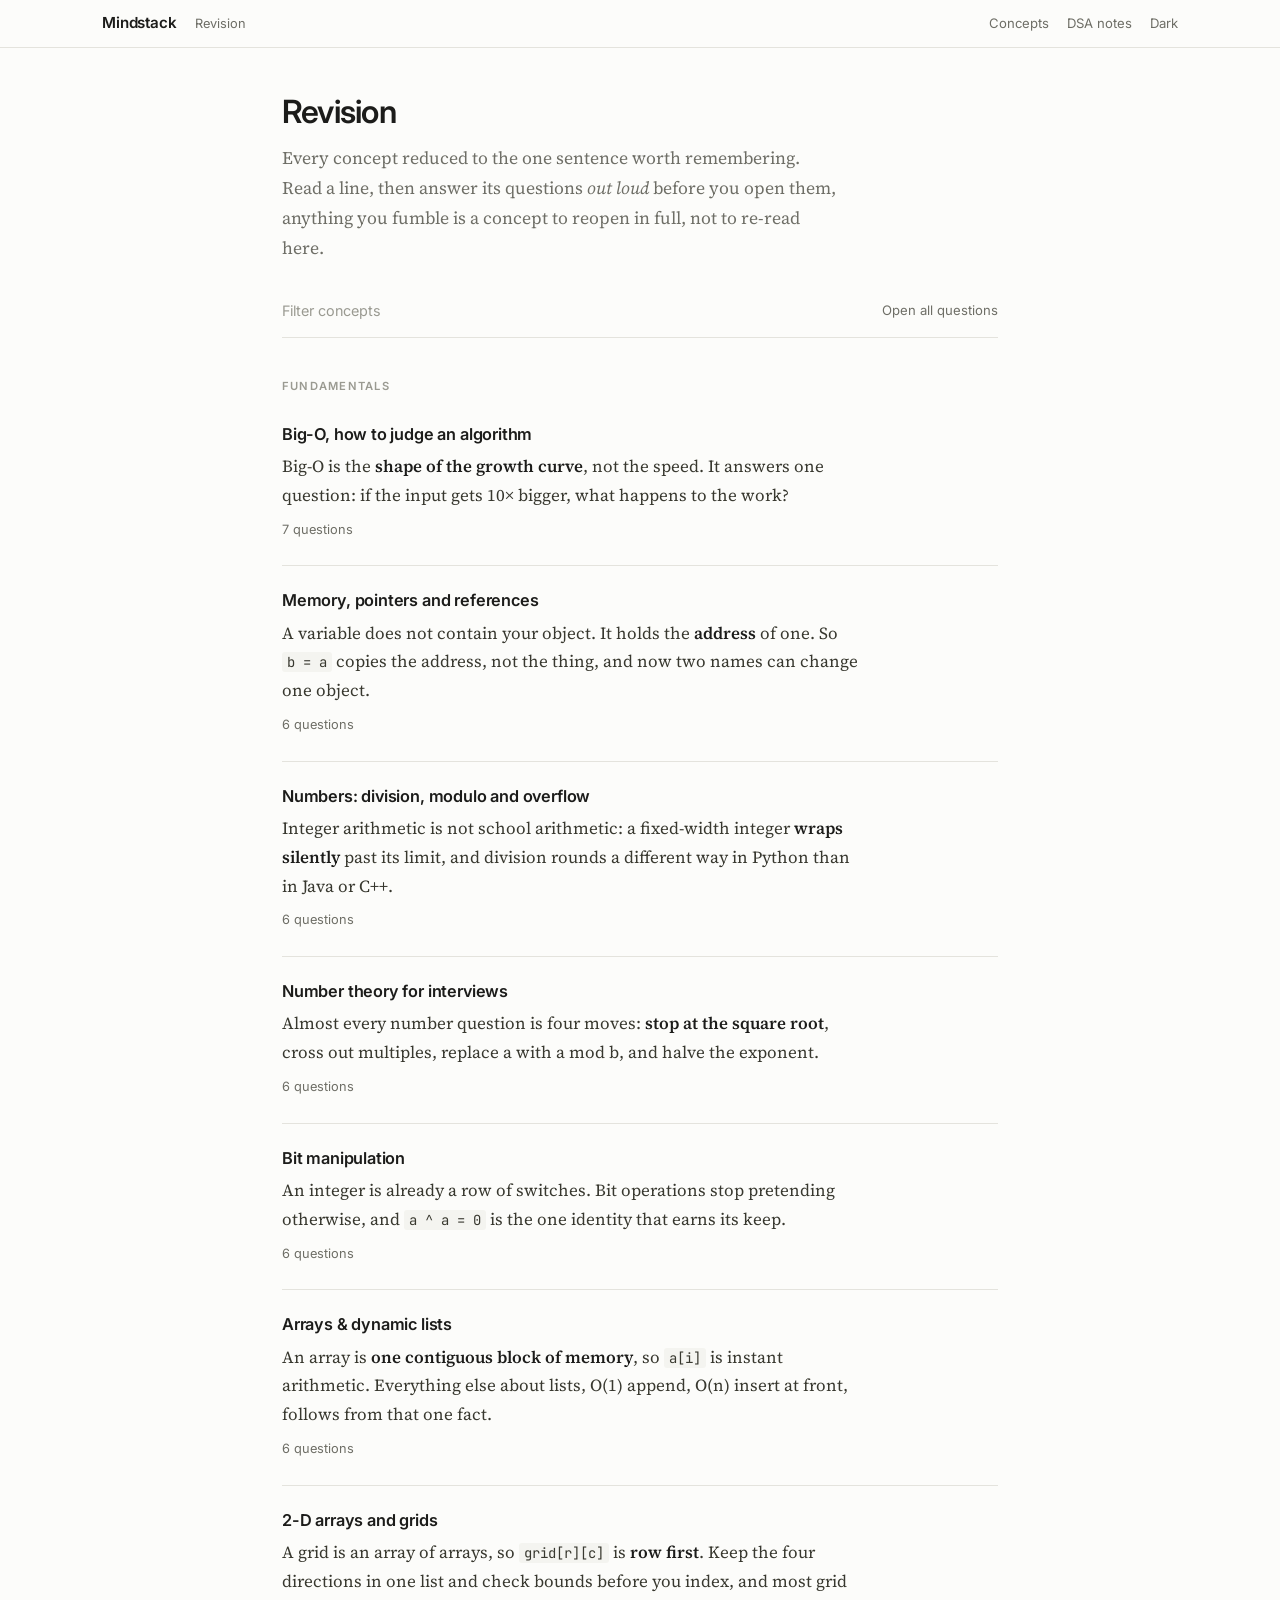
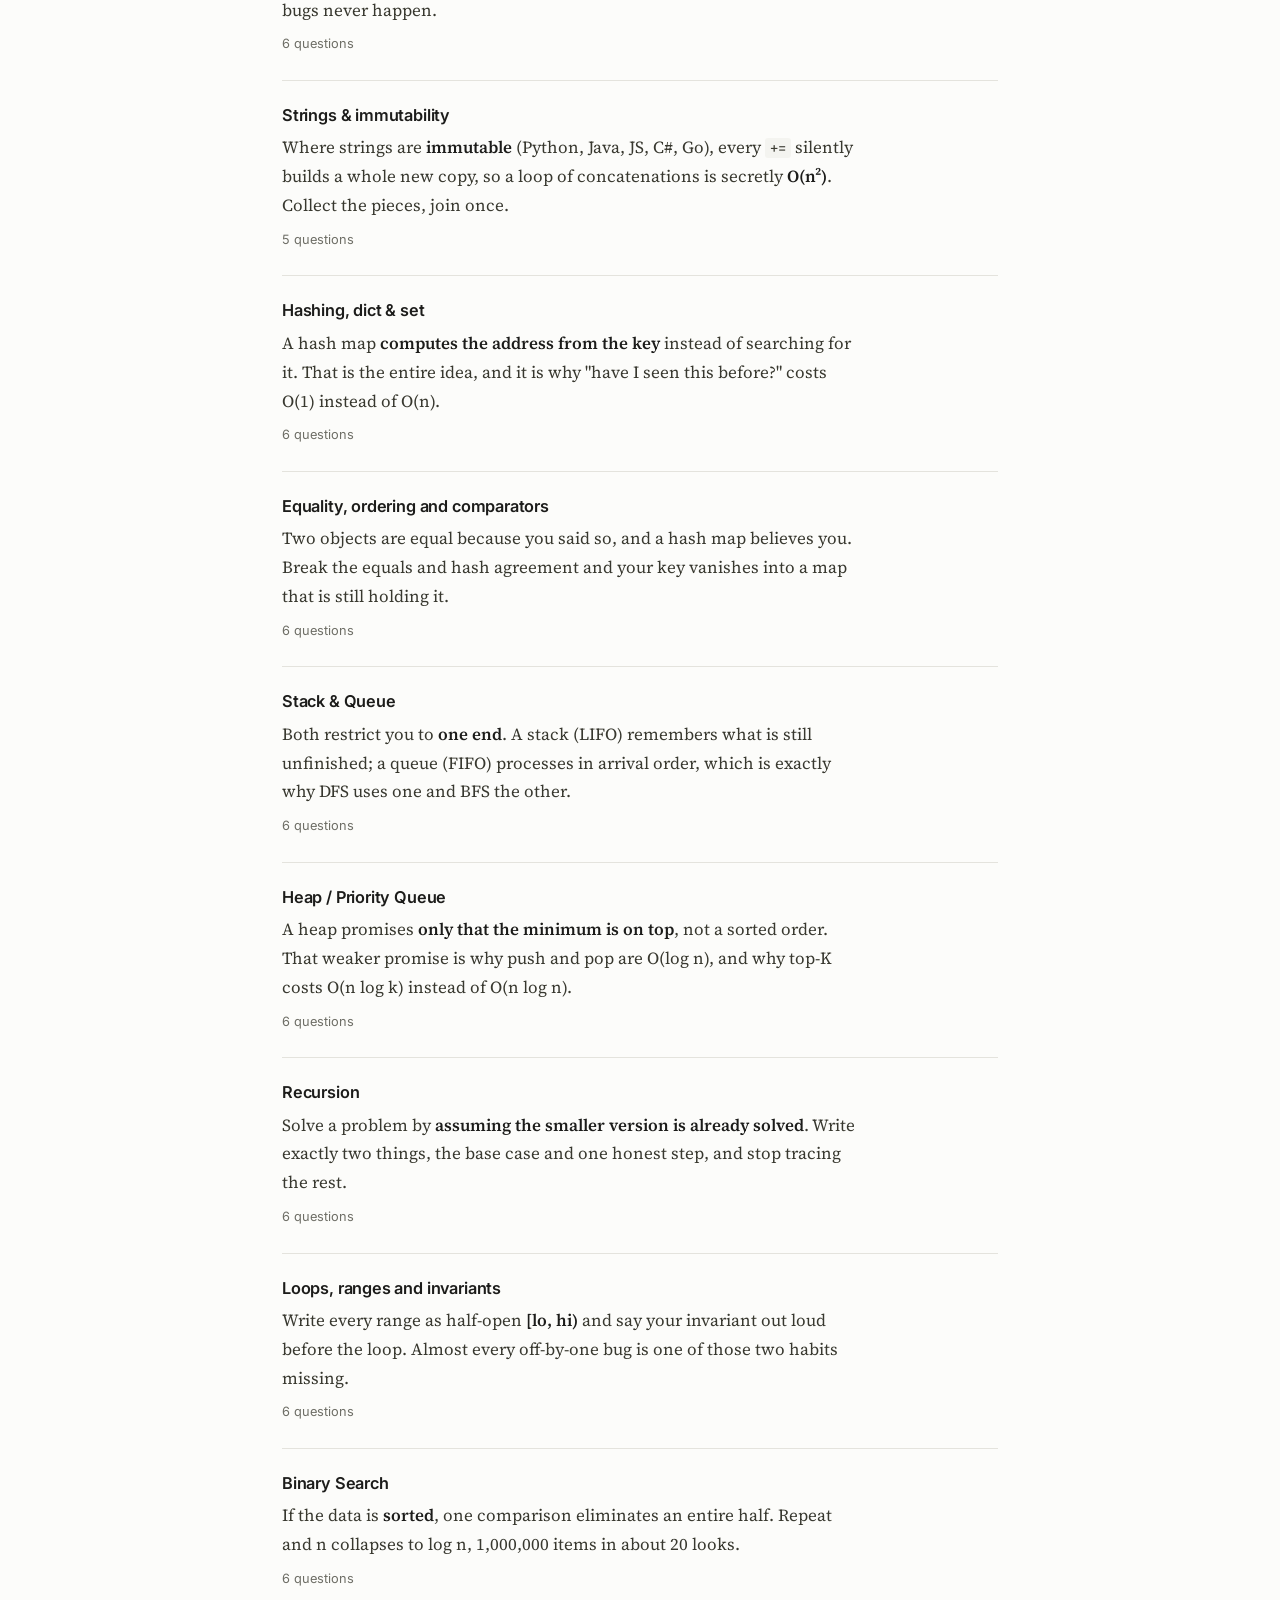
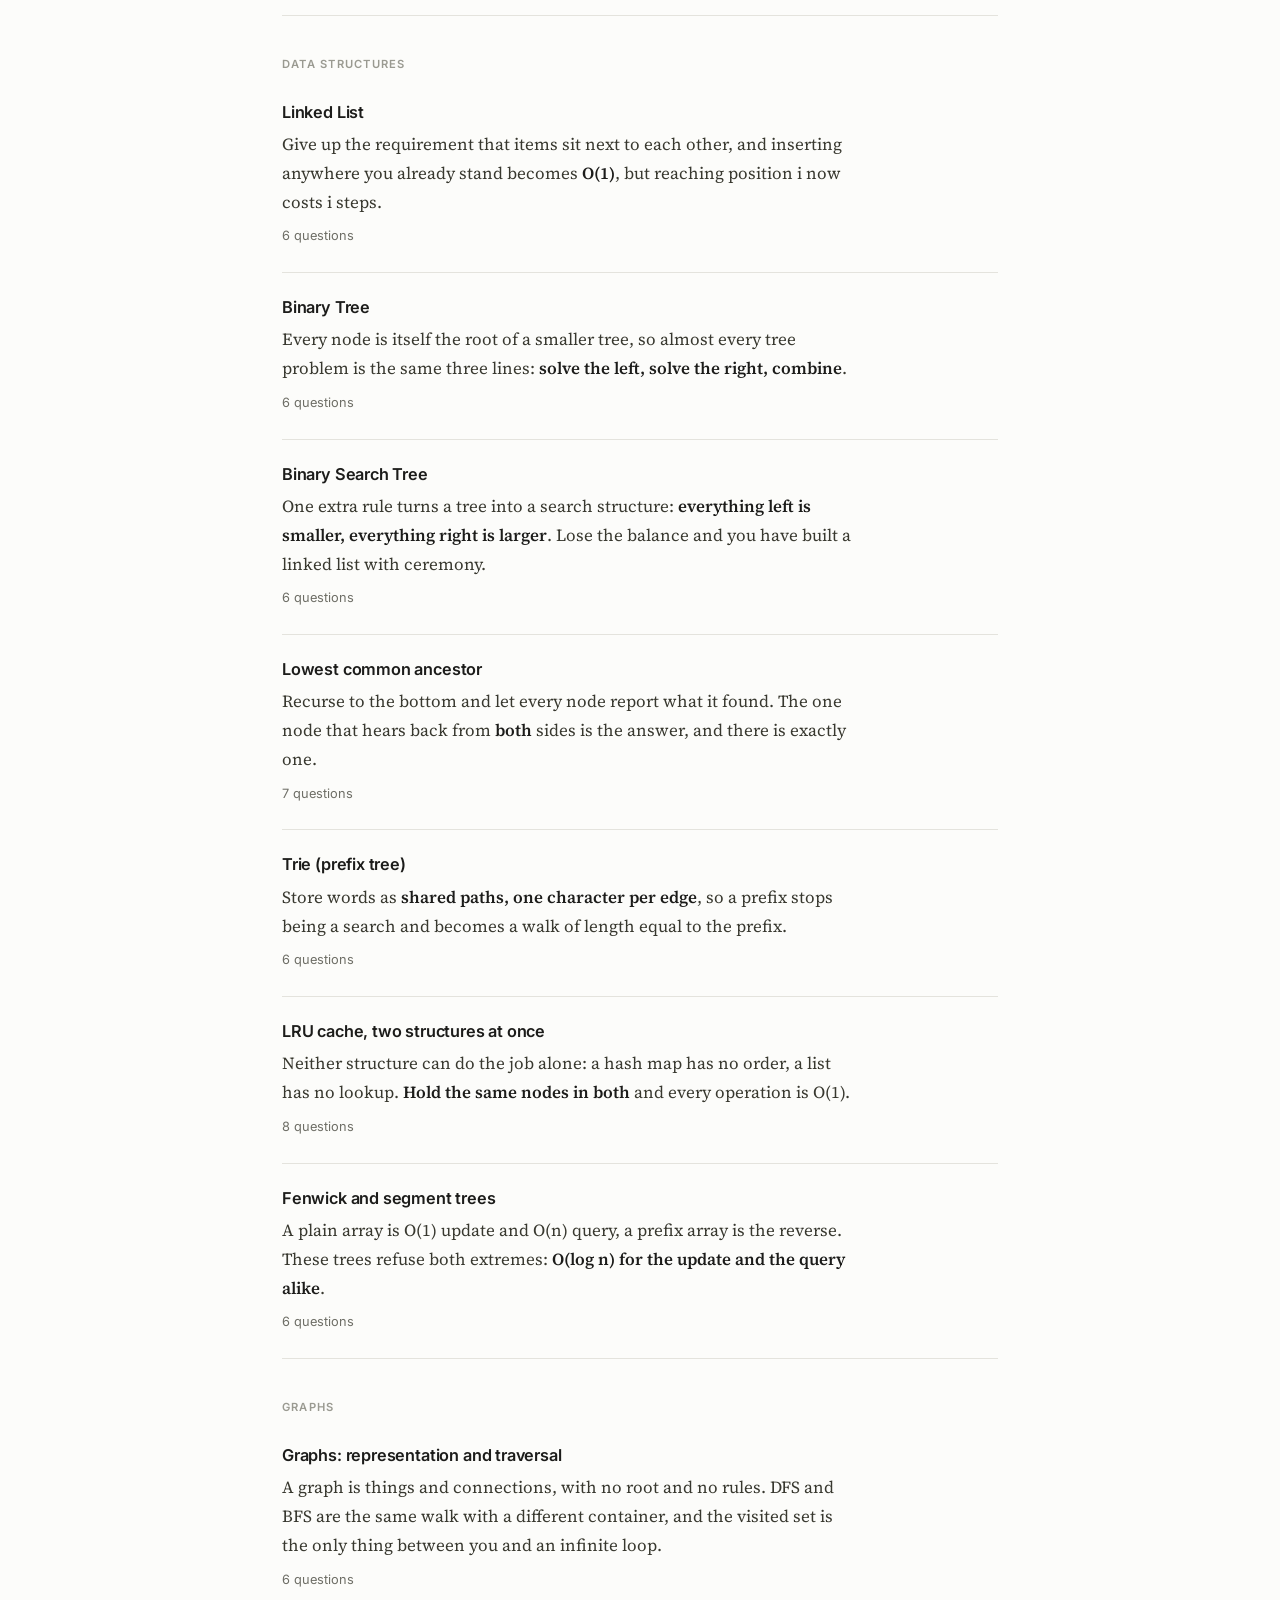
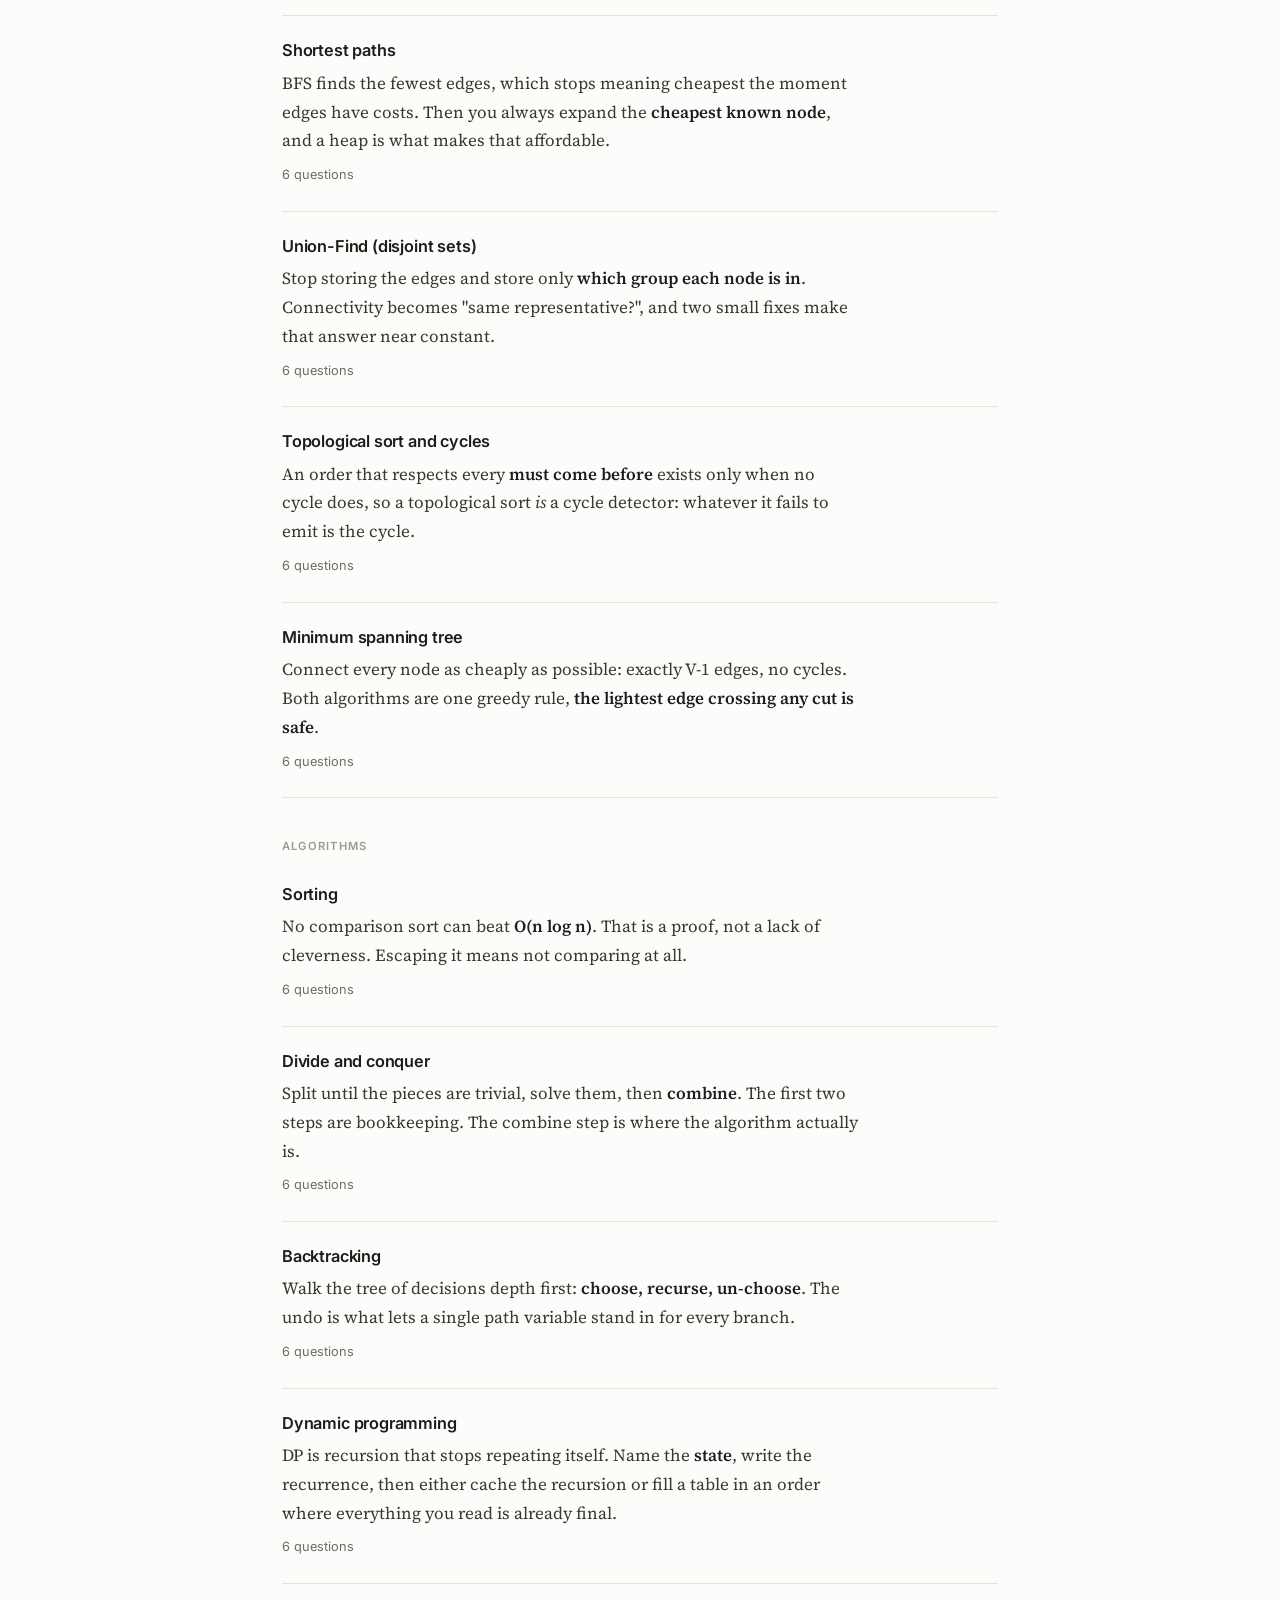
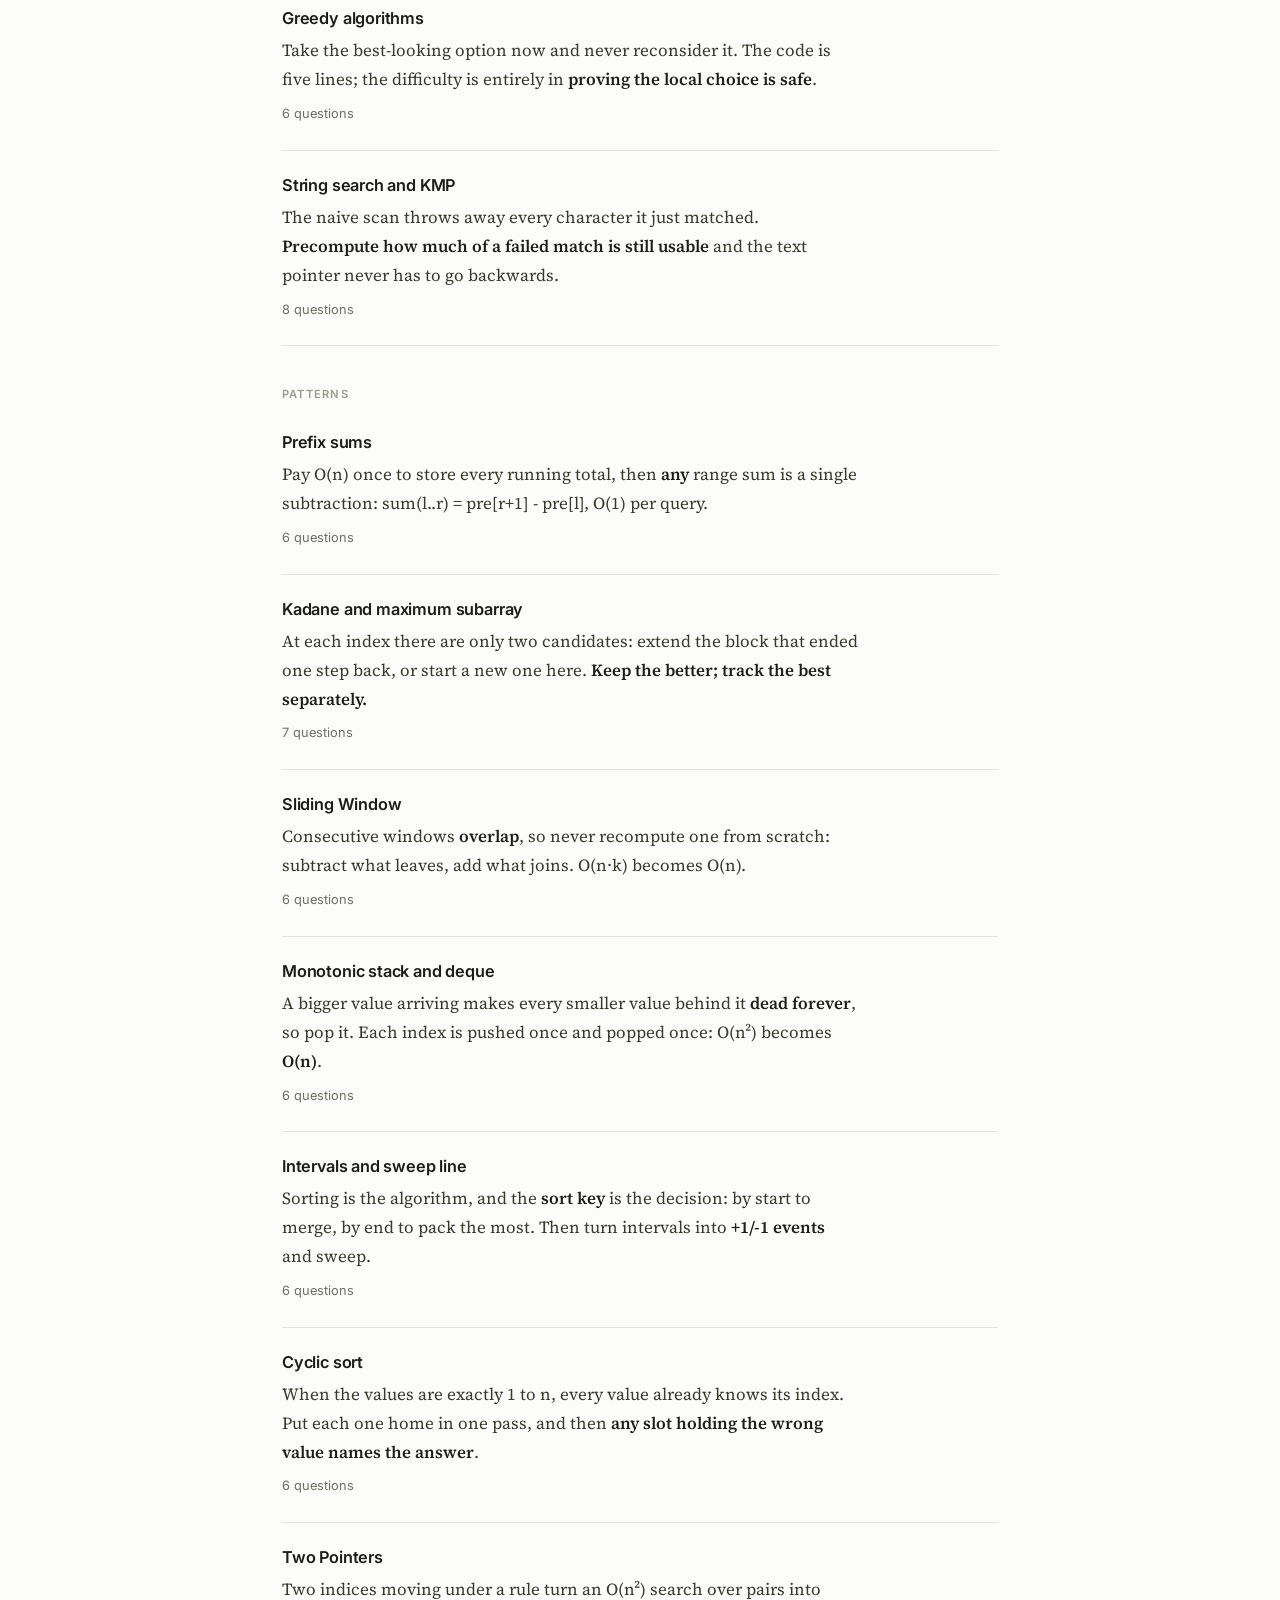
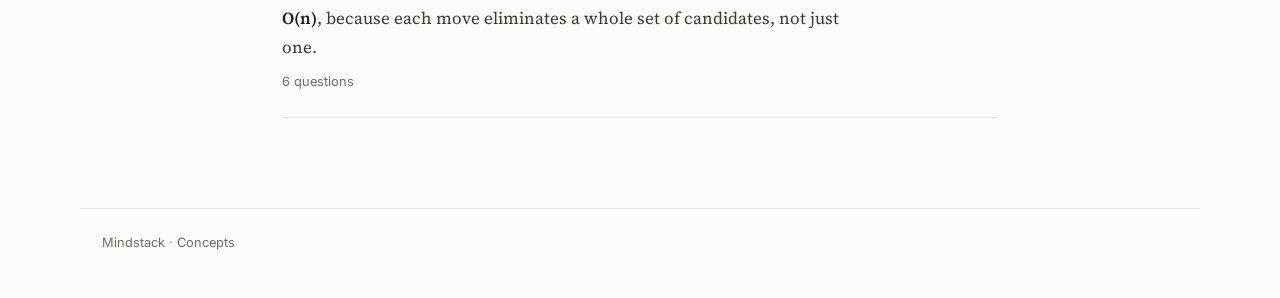
<file: revise.html>
<!DOCTYPE html>
<html lang="en">
<head>
  <meta charset="UTF-8" />
  <meta name="viewport" content="width=device-width, initial-scale=1.0" />
  <title>Revision</title>
  <meta name="description" content="Every concept as the one line worth remembering, with questions to answer out loud before you check." />
  <link rel="preconnect" href="https://fonts.googleapis.com" />
  <link rel="preconnect" href="https://fonts.gstatic.com" crossorigin />
  <link href="https://fonts.googleapis.com/css2?family=Inter:wght@400;500;600&family=Source+Serif+4:ital,opsz,wght@0,8..60,400;0,8..60,600;1,8..60,400&family=JetBrains+Mono:wght@400;500&display=swap" rel="stylesheet" />
  <link rel="stylesheet" href="learn.css" />
</head>
<body>
  <header class="bar">
    <div class="bar-in">
      <a class="logo" href="index.html">Mindstack</a>
      <span class="here">Revision</span>
      <div class="sp"></div>
      <a class="nav" href="concept.html">Concepts</a>
      <a class="nav" href="dsa-notes.html">DSA notes</a>
      <button class="nav" id="themeToggle">Dark</button>
    </div>
  </header>

  <div class="reading">
    <h1>Revision</h1>
    <p class="lede">Every concept reduced to the one sentence worth remembering. Read a line, then answer its questions <em>out loud</em> before you open them, anything you fumble is a concept to reopen in full, not to re-read here.</p>

    <div class="tools">
      <input id="find" placeholder="Filter concepts" aria-label="Filter concepts" />
      <button id="toggleAll">Open all questions</button>
    </div>

    <div id="list"></div>
    <div class="empty" id="empty" style="display:none">Nothing matches that.</div>
  </div>

  <footer><a href="index.html">Mindstack</a> · <a href="concept.html">Concepts</a></footer>

  <script src="concept-data.js"></script>
  <script>
  (function () {
    const $ = s => document.querySelector(s);
    const esc = s => String(s).replace(/&/g, "&amp;").replace(/</g, "&lt;");
    const list = $("#list");
    let allOpen = false;

    [...new Set(CONCEPTS.map(c => c.group))].forEach(g => {
      const h = document.createElement("div");
      h.className = "grp"; h.textContent = g; h.dataset.grp = g;
      list.appendChild(h);

      CONCEPTS.filter(c => c.group === g).forEach(c => {
        const entry = document.createElement("div");
        entry.className = "entry";
        entry.dataset.id = c.id;
        entry.dataset.hay = (c.n + " " + c.group + " " + c.one).toLowerCase();
        entry.innerHTML =
          `<h3><a href="concept.html?c=${c.id}">${esc(c.n)}</a></h3>` +
          `<div class="one">${c.one}</div>` +
          `<button class="more">${c.q.length} questions</button>` +
          `<div class="cards hidden"></div>`;

        const cards = entry.querySelector(".cards");
        c.q.forEach(([q, a], i) => {
          const item = document.createElement("div");
          item.className = "qa";
          item.innerHTML =
            `<div class="qq"><span class="qn">${String(i + 1).padStart(2, "0")}</span><span>${esc(q)}</span></div>` +
            `<div class="aa">${esc(a)}</div>`;
          item.querySelector(".qq").addEventListener("click", () => item.classList.toggle("open"));
          cards.appendChild(item);
        });

        const more = entry.querySelector(".more");
        more.addEventListener("click", () => {
          cards.classList.toggle("hidden");
          more.textContent = cards.classList.contains("hidden") ? c.q.length + " questions" : "Hide questions";
        });

        list.appendChild(entry);
      });
    });

    $("#find").addEventListener("input", e => {
      const v = e.target.value.trim().toLowerCase();
      let shown = 0;
      list.querySelectorAll(".entry").forEach(en => {
        const ok = !v || en.dataset.hay.includes(v);
        en.classList.toggle("hidden", !ok);
        if (ok) shown++;
      });
      list.querySelectorAll(".grp").forEach(h => {
        const any = [...list.querySelectorAll(`.entry`)].some(en =>
          !en.classList.contains("hidden") &&
          CONCEPTS.find(c => c.id === en.dataset.id).group === h.dataset.grp);
        h.style.display = any ? "" : "none";
      });
      $("#empty").style.display = shown ? "none" : "";
    });

    $("#toggleAll").addEventListener("click", () => {
      allOpen = !allOpen;
      list.querySelectorAll(".cards").forEach(c => c.classList.toggle("hidden", !allOpen));
      list.querySelectorAll(".qa").forEach(q => q.classList.toggle("open", allOpen));
      list.querySelectorAll(".entry").forEach(en => {
        const n = CONCEPTS.find(c => c.id === en.dataset.id).q.length;
        en.querySelector(".more").textContent = allOpen ? "Hide questions" : n + " questions";
      });
      $("#toggleAll").textContent = allOpen ? "Close all questions" : "Open all questions";
    });

    const t = $("#themeToggle"), root = document.documentElement;
    const saved = localStorage.getItem("dsa-theme");
    const setLabel = () => { t.textContent = root.getAttribute("data-theme") === "dark" ? "Light" : "Dark"; };
    if (saved === "dark" || (!saved && matchMedia("(prefers-color-scheme: dark)").matches)) root.setAttribute("data-theme", "dark");
    setLabel();
    t.addEventListener("click", () => {
      const dark = root.getAttribute("data-theme") === "dark";
      if (dark) { root.removeAttribute("data-theme"); localStorage.setItem("dsa-theme", "light"); }
      else      { root.setAttribute("data-theme", "dark"); localStorage.setItem("dsa-theme", "dark"); }
      setLabel();
    });
  })();
  </script>
</body>
</html>
</file>
<file: style.css>
/* style.css — the hub (index.html) and the placeholder page.
   Same restraint as learn.css: hairlines, whitespace, one accent, nothing blinking. */

:root{
  --bg:#fcfcfa; --bg-soft:#f4f4f0;
  --text:#1c1c1a; --text-2:#38382f; --muted:#6e6e66; --faint:#9a9a91;
  --rule:#e4e3dd; --rule-2:#d6d5cd;
  --accent:#35506b;
}
[data-theme="dark"]{
  --bg:#131315; --bg-soft:#1a1b1d;
  --text:#e4e3de; --text-2:#cfcec8; --muted:#96958d; --faint:#6e6e68;
  --rule:#292a2d; --rule-2:#35363a;
  --accent:#9ab4d2;
}

*{box-sizing:border-box;margin:0;padding:0}
html{scroll-behavior:smooth}
body{
  font-family:"Inter",system-ui,-apple-system,sans-serif;
  background:var(--bg);color:var(--text);
  font-size:16px;line-height:1.6;-webkit-font-smoothing:antialiased;
  min-height:100vh;display:flex;flex-direction:column;
}
h1,h2,h3{font-weight:600;letter-spacing:-.015em;line-height:1.25}
a{color:var(--accent);text-underline-offset:2px}

.nav{position:sticky;top:0;z-index:20;background:color-mix(in srgb,var(--bg) 92%,transparent);
  backdrop-filter:blur(8px);-webkit-backdrop-filter:blur(8px);border-bottom:1px solid var(--rule)}
.nav-in{max-width:760px;margin:0 auto;padding:11px 22px;display:flex;align-items:baseline;gap:16px;flex-wrap:wrap}
.brand{text-decoration:none;color:var(--text);font-weight:600;font-size:.95rem;letter-spacing:-.01em}
.brand-sub{font-size:.8rem;color:var(--muted);font-weight:400}
.sp{flex:1}
.btn{background:none;border:0;padding:2px 0;font-family:inherit;font-size:.82rem;
  color:var(--muted);text-decoration:none;cursor:pointer;white-space:nowrap}
.btn:hover{color:var(--text)}

.wrap{max-width:760px;margin:0 auto;padding:52px 22px 80px;width:100%;flex:1}

.hero{margin-bottom:44px}
.hero h1{font-size:2rem;letter-spacing:-.024em;margin-bottom:12px}
.hero p{
  color:var(--muted);font-size:1.06rem;max-width:60ch;line-height:1.7;
  font-family:"Source Serif 4","Iowan Old Style",Georgia,serif;
}
.hero p b{color:var(--text-2);font-weight:600}

.index{display:flex;flex-direction:column}

/* a group of pages */
.section{border-top:1px solid var(--rule);padding:26px 0}
.section:last-child{border-bottom:1px solid var(--rule)}
.section>summary,.leaf-row{
  list-style:none;display:flex;align-items:baseline;gap:12px;cursor:pointer;user-select:none;
}
.section>summary::-webkit-details-marker{display:none}
.chev{color:var(--faint);font-size:.6rem;transition:transform .18s ease;line-height:1.8}
.section[open]>summary .chev{transform:rotate(90deg)}
.sec-copy{flex:1;min-width:0}
.sec-copy h2{font-size:1.06rem;margin-bottom:3px}
.sec-copy p{font-size:.88rem;color:var(--muted);line-height:1.55}
.badge{font-size:.7rem;color:var(--faint);white-space:nowrap;font-family:"JetBrains Mono",ui-monospace,monospace}

.kids{display:flex;flex-direction:column;margin:14px 0 0 22px}
.item{
  display:flex;align-items:baseline;gap:12px;padding:11px 0;
  border-top:1px solid var(--rule);text-decoration:none;color:inherit;
}
.item:first-child{border-top:0}
.item-copy{flex:1;min-width:0}
.item-copy strong{display:block;font-size:.94rem;font-weight:550;color:var(--text)}
.item:hover .item-copy strong{color:var(--accent)}
.item-copy span{display:block;font-size:.84rem;color:var(--muted);margin-top:2px;line-height:1.55}
.item.disabled{opacity:.55;cursor:default}
.arrow{color:var(--faint);font-size:.8rem}
.item:hover .arrow{color:var(--accent)}

.solo{text-decoration:none;color:inherit;display:block}
.solo:hover .sec-copy h2{color:var(--accent)}

/* placeholder page */
.soon-card{padding:64px 0;max-width:56ch}
.soon-card h1{font-size:1.8rem;margin-bottom:14px}
.soon-card p{
  color:var(--muted);font-size:1.06rem;line-height:1.7;margin-bottom:22px;
  font-family:"Source Serif 4","Iowan Old Style",Georgia,serif;
}
.soon-card .icon{display:none}

footer{max-width:760px;margin:0 auto;width:100%;padding:22px 22px 40px;
  border-top:1px solid var(--rule);color:var(--faint);font-size:.8rem}
footer a{color:var(--muted);text-decoration:none}
footer a:hover{color:var(--text)}
</file>
<file: learn.css>
/* learn.css, shared by concept.html and revise.html.

   Design intent: get out of the way. No cards, no shadows, no gradients, no badges,
   no progress meters. Hairline rules and whitespace do the separating; the only
   colour is on the few things that carry meaning. Long-form text is set in a serif
   at a comfortable measure, because these pages are meant to be read, not scanned. */

:root{
  --bg:#fcfcfa;
  --bg-soft:#f4f4f0;
  --text:#1c1c1a;
  --text-2:#38382f;
  --muted:#6e6e66;
  --faint:#9a9a91;
  --rule:#e4e3dd;
  --rule-2:#d6d5cd;
  --accent:#2f5faa;
  --accent-soft:#e9f0fa;
  --warm:#a4551b;
  --warm-soft:#fbf2e9;
  --e:#3f7a4a; --m:#8a6410; --h:#9b3a3a;
  /* the six growth curves, in the order they appear */
  --vz1:#3f7a4a; --vz2:#2f8f9c; --vz3:#2f5faa; --vz4:#6b4fa8; --vz5:#b4761c; --vz6:#b04242;
  --code-bg:#1b1c1e;
  --code-fg:#d6d4cd;
}
[data-theme="dark"]{
  --bg:#131315;
  --bg-soft:#1a1b1d;
  --text:#e4e3de;
  --text-2:#cfcec8;
  --muted:#96958d;
  --faint:#6e6e68;
  --rule:#292a2d;
  --rule-2:#35363a;
  --accent:#8fb6ea;
  --accent-soft:#15202f;
  --warm:#e0a878;
  --warm-soft:#251c13;
  --e:#7fb98a; --m:#c9a03f; --h:#d08585;
  --vz1:#7fb98a; --vz2:#5fc4cf; --vz3:#8fb6ea; --vz4:#b09ce8; --vz5:#e0a878; --vz6:#e08a8a;
  --code-bg:#0f1011;
  --code-fg:#cfcec7;
}

*{box-sizing:border-box;margin:0;padding:0}
/* the sticky bar is 48px on one row and about 91px once it wraps, which it
   does below roughly 520px. An anchor has to clear whichever it is. */
html{scroll-behavior:smooth;scroll-padding-top:70px}
@media(max-width:519px){html{scroll-padding-top:104px}}
body{
  background:var(--bg);
  color:var(--text);
  font-family:"Inter",system-ui,-apple-system,sans-serif;
  font-size:16px;
  line-height:1.6;
  -webkit-font-smoothing:antialiased;
  text-rendering:optimizeLegibility;
}
a{color:var(--accent);text-underline-offset:2px}
a:hover{text-decoration-thickness:2px}
h1,h2,h3,h4{line-height:1.25;font-weight:600;letter-spacing:-.011em}

/* ---------------- top bar ---------------- */
header.bar{
  position:sticky;top:0;z-index:30;
  background:color-mix(in srgb,var(--bg) 92%,transparent);
  backdrop-filter:blur(8px);-webkit-backdrop-filter:blur(8px);
  border-bottom:1px solid var(--rule);
}
.bar-in{max-width:1120px;margin:0 auto;padding:11px 22px;display:flex;align-items:baseline;gap:18px;flex-wrap:wrap}
.logo{font-weight:600;font-size:.95rem;color:var(--text);text-decoration:none;letter-spacing:-.01em}
.here{font-size:.8rem;color:var(--muted)}
.sp{flex:1}
.bar-in a.nav,.bar-in button.nav{
  font-size:.82rem;color:var(--muted);text-decoration:none;background:none;border:0;
  cursor:pointer;font-family:inherit;padding:2px 0;
}
.bar-in a.nav:hover,.bar-in button.nav:hover{color:var(--text)}
.menu-btn{display:none}

/* ---------------- layout ---------------- */
.layout{max-width:1120px;margin:0 auto;display:flex;gap:52px;padding:0 22px}
.side{
  width:210px;flex:0 0 210px;position:sticky;top:64px;align-self:flex-start;
  max-height:calc(100vh - 84px);overflow-y:auto;padding:32px 0 40px;
}
.side .find{
  width:100%;padding:6px 0;border:0;border-bottom:1px solid var(--rule);
  background:none;color:var(--text);font-family:inherit;font-size:.84rem;outline:none;margin-bottom:20px;
}
.side .find:focus{border-bottom-color:var(--accent)}
.side .find::placeholder{color:var(--faint)}
.side-title{
  font-size:.68rem;text-transform:uppercase;letter-spacing:.1em;color:var(--faint);
  font-weight:600;margin:0 0 8px;
}
.side-title+.side-title,.nav-list+.side-title{margin-top:24px}
.nav-list{display:flex;flex-direction:column;margin-bottom:4px}
.nav-list a{
  display:block;padding:5px 0 5px 11px;color:var(--muted);text-decoration:none;
  font-size:.865rem;line-height:1.45;border-left:2px solid transparent;
  transition:color .15s ease,border-color .15s ease,padding-left .15s ease;
}
.nav-list a:hover{color:var(--text);padding-left:14px}
.nav-list a.active{color:var(--text);border-left-color:var(--accent);font-weight:550}
.scrim{display:none;position:fixed;inset:0;background:rgba(0,0,0,.4);z-index:35}
.scrim.open{display:block}
main{flex:1;min-width:0;max-width:730px;padding:36px 0 90px}

@media(max-width:900px){
  .layout{padding:0;gap:0}
  /* translateX alone only moves the drawer: its links stay tabbable and stay
     in the accessibility tree. visibility takes it out of both, delayed on
     close so the slide still animates. */
  .side{
    position:fixed;top:0;left:0;bottom:0;width:255px;background:var(--bg);
    border-right:1px solid var(--rule);z-index:40;transform:translateX(-100%);
    visibility:hidden;transition:transform .2s,visibility 0s .2s;
    max-height:none;padding:22px 20px 40px;
  }
  .side.open{transform:none;visibility:visible;transition:transform .2s,visibility 0s}
  .menu-btn{display:inline-block}
  main{padding:26px 22px 70px}
}
@media(max-width:560px){
  main{padding:22px 16px 60px}
}

/* ---------------- concept head ---------------- */
.crumb{font-size:.72rem;text-transform:uppercase;letter-spacing:.11em;color:var(--accent);font-weight:600;margin-bottom:10px}
h1.ctitle{font-size:2.3rem;font-weight:600;letter-spacing:-.028em;margin-bottom:24px}
@media(max-width:600px){h1.ctitle{font-size:1.6rem}}

/* the contents strip, plain text, no boxes.
   A wrapping flex row, not inline text. The links are emitted with no
   whitespace between them, so as inline text the strip had no break
   opportunity anywhere and ran off the side of every screen, at every width.
   Flex items wrap without needing one, and the gap does the separating, so
   no wrapped line can end on a stray dot. */
.toc{
  display:flex;flex-wrap:wrap;align-items:baseline;column-gap:20px;
  font-size:.82rem;color:var(--muted);line-height:2;
  padding:0 0 26px;border-bottom:1px solid var(--rule);margin-bottom:8px;
}
.toc a{color:var(--muted);text-decoration:none;white-space:nowrap}
.toc a:hover{color:var(--text)}

/* ---------------- sections ---------------- */
.rung{padding:34px 0;border-bottom:1px solid var(--rule);scroll-margin-top:74px}
@media(max-width:519px){.rung{scroll-margin-top:104px}}
.rung:last-of-type{border-bottom:0}
.rung>h2{
  display:flex;align-items:center;gap:12px;
  font-size:.8rem;font-weight:600;text-transform:uppercase;letter-spacing:.11em;
  color:var(--text);margin-bottom:20px;
}
.rung>h2 .num{
  font-family:"JetBrains Mono",ui-monospace,monospace;font-size:.95rem;
  color:var(--accent);font-weight:500;letter-spacing:0;
}
/* the rule runs off to the right, so the eye lands on the number first */
.rung>h2::after{content:"";flex:1;height:1px;background:var(--rule);margin-left:2px}

/* long-form prose */
.body{
  font-family:"Source Serif 4","Iowan Old Style",Georgia,serif;
  font-size:1.08rem;line-height:1.72;color:var(--text-2);max-width:66ch;
}
.body p{margin:0 0 14px}
.body p:last-child{margin-bottom:0}
.body b,.body strong{font-weight:600;color:var(--text)}
.body i{font-style:italic}
.body ul,.body ol{margin:0 0 14px 22px}
.body li{margin-bottom:6px}
.body code,code.inl{
  font-family:"JetBrains Mono",ui-monospace,monospace;font-size:.83em;
  background:var(--bg-soft);padding:1px 5px;border-radius:3px;color:var(--text);
  /* keep a chip whole: splitting `s += "b"` across two lines reads as two chips */
  white-space:nowrap;
}

/* 1, the recall line */
.oneline{
  font-family:"Source Serif 4","Iowan Old Style",Georgia,serif;
  font-size:1.3rem;line-height:1.55;color:var(--text);max-width:58ch;
  padding:20px 24px;border-left:3px solid var(--warm);
  background:var(--warm-soft);border-radius:0 5px 5px 0;
}
.oneline b{font-weight:600}
.oneline code{background:color-mix(in srgb,var(--bg) 65%,transparent)}

/* a drop cap: this is the section you read like a page of a book */
.rung[data-k="plain"] .body>p:first-of-type::first-letter{
  float:left;font-size:3.1em;line-height:.82;font-weight:600;
  padding:.05em .09em 0 0;color:var(--accent);
}

/* 4, the reasoning chain */
.chain{list-style:none;margin:0;padding:0;counter-reset:step;max-width:66ch}
.chain li{position:relative;padding:0 0 24px 34px}
.chain li:last-child{padding-bottom:0}
.chain li::before{
  counter-increment:step;content:counter(step);
  position:absolute;left:0;top:.35em;
  font-family:"JetBrains Mono",ui-monospace,monospace;font-size:.74rem;
  font-weight:500;color:var(--accent);
}
/* the step title is the DIRECT child <b>; bold inside the prose below must stay inline */
.chain li>b{
  display:block;font-family:"Inter",sans-serif;font-size:.92rem;font-weight:600;
  color:var(--text);margin-bottom:5px;letter-spacing:-.005em;
}
.chain li div b{display:inline;font-weight:600;color:var(--text)}
.chain li div{
  font-family:"Source Serif 4","Iowan Old Style",Georgia,serif;
  font-size:1.05rem;line-height:1.7;color:var(--text-2);
}

/* the subtopic list: one entry per algorithm in a family */
.variants{max-width:66ch}
.variant{padding:16px 0;border-bottom:1px solid var(--rule)}
.variant:first-child{border-top:1px solid var(--rule)}
.variant:last-child{border-bottom:0}
.vhead{display:flex;align-items:baseline;gap:12px;flex-wrap:wrap;margin-bottom:7px}
.vhead b{font-family:"Inter",system-ui,sans-serif;font-size:1rem;font-weight:600;color:var(--text)}
.vcost{
  font-family:"JetBrains Mono",ui-monospace,monospace;font-size:.74rem;color:var(--accent);
  margin-left:auto;white-space:nowrap;
}
/* some of these run to 60 characters, which no phone can hold on one line */
@media(max-width:600px){.vcost{margin-left:0;white-space:normal}}
.vbody{font-size:1.02rem;line-height:1.7;color:var(--text-2)}
.vwhen,.vwatch{margin-top:7px;font-size:.95rem;color:var(--muted)}
.vwhen i,.vwatch i{
  font-family:"Inter",system-ui,sans-serif;font-style:normal;font-size:.72rem;
  text-transform:uppercase;letter-spacing:.08em;font-weight:600;color:var(--faint);
  margin-right:7px;
}
.variant code{font-family:"JetBrains Mono",ui-monospace,monospace;font-size:.83em;
  background:var(--bg-soft);padding:1px 5px;border-radius:3px;white-space:nowrap}

/* 5. Hinglish */
.hing{
  border-left:2px solid var(--warm);background:var(--warm-soft);
  padding:18px 20px;max-width:66ch;
  font-family:"Source Serif 4","Iowan Old Style",Georgia,serif;
  font-size:1.06rem;line-height:1.75;color:var(--text-2);
}
.hing p{margin:0 0 12px}
.hing p:last-child{margin:0}
.hing b{color:var(--warm);font-weight:600}
[data-theme="dark"] .hing b{color:var(--warm)}

/* 6, tables */
.tbl-title{
  font-size:.78rem;font-weight:600;text-transform:uppercase;letter-spacing:.1em;
  color:var(--muted);margin:34px 0 12px;
}
/* a table refuses to shrink below its min-content width, so an unbreakable
   API name in one cell would widen the whole page. Give it its own scroll
   box, and let the cells break so it almost never has to use one. */
.tblwrap{overflow-x:auto;max-width:100%}
table.costs{width:100%;border-collapse:collapse;font-size:.9rem;line-height:1.55}
.costs th{
  text-align:left;padding:0 14px 8px 0;font-size:.68rem;text-transform:uppercase;
  letter-spacing:.09em;color:var(--faint);font-weight:600;border-bottom:1px solid var(--rule-2);
}
.costs td{text-align:left;padding:10px 14px 10px 0;border-bottom:1px solid var(--rule);vertical-align:top}
.costs tr:last-child td{border-bottom:0}
.costs td:first-child{color:var(--text);white-space:nowrap}
.costs td:last-child{padding-right:0}
.costs code{font-family:"JetBrains Mono",ui-monospace,monospace;font-size:.82em;color:var(--accent);white-space:nowrap}
.costs .why{color:var(--muted)}
/* break-word, not anywhere: anywhere also drops the cell's min-content width
   to one character, which lets the auto table algorithm squeeze a column
   until the HEADER breaks in half. break-word splits a word only when it
   genuinely cannot fit a line, and .tblwrap catches whatever is left. */
@media(max-width:640px){
  .costs td:first-child{white-space:normal}
  .costs code{white-space:normal;overflow-wrap:break-word}
}

/* Inline code chips are kept whole on purpose, so a snippet does not read as
   two chips. Below this width a long one cannot fit on any line, and holding
   it whole pushes the entire page sideways: let it break at its spaces, and
   mid-token only if it has none. */
@media(max-width:640px){
  .body code,code.inl,.variant code,.traps code,.vizcap code,.entry .one code{
    white-space:normal;overflow-wrap:break-word;
  }
}

.traps{list-style:none;margin:0;padding:0;max-width:66ch}
.traps li{
  position:relative;padding:0 0 12px 20px;font-size:.95rem;line-height:1.65;color:var(--text-2);
}
.traps li::before{content:", ";position:absolute;left:0;color:var(--faint)}
.traps li:last-child{padding-bottom:0}
.traps b{color:var(--text);font-weight:600}
.traps code{font-family:"JetBrains Mono",ui-monospace,monospace;font-size:.85em;background:var(--bg-soft);padding:1px 5px;border-radius:3px;white-space:nowrap}

/* 7, code */
.langtabs{display:flex;gap:20px;margin-bottom:14px;flex-wrap:wrap;border-bottom:1px solid var(--rule)}
.langtabs button{transition:color .15s ease,border-color .15s ease;
  background:none;border:0;border-bottom:2px solid transparent;margin-bottom:-1px;
  padding:0 0 8px;font-family:inherit;font-size:.83rem;font-weight:500;
  color:var(--muted);cursor:pointer;
}
.langtabs button:hover{color:var(--text)}
.langtabs button.on{color:var(--text);border-bottom-color:var(--accent);font-weight:600}
pre.code{
  margin:0;background:var(--code-bg);color:var(--code-fg);
  padding:18px 20px;border-radius:4px;
  font-family:"JetBrains Mono",ui-monospace,monospace;
  font-size:.795rem;line-height:1.72;overflow-x:auto;white-space:pre;
}
/* the nowrap on inline code must never reach a code BLOCK, or every newline
   in the listing collapses and the whole program renders on one line */
pre.code code{background:none!important;padding:0;font-size:inherit;color:inherit;white-space:pre}
.codecap{font-size:.88rem;color:var(--muted);margin-top:12px;max-width:64ch;line-height:1.6}

/* 8, check yourself */
.cards{max-width:66ch}
.qa{border-bottom:1px solid var(--rule);padding:14px 0}
.qa:first-child{border-top:1px solid var(--rule)}
.qa .qq{
  display:flex;gap:12px;align-items:baseline;cursor:pointer;
  font-size:.98rem;font-weight:500;color:var(--text);line-height:1.55;
}
.qa .qq::after{content:"+";margin-left:auto;color:var(--accent);font-weight:400;flex-shrink:0;transition:transform .18s ease}
.qa.open .qq::after{content:"−";transform:rotate(180deg)}
.qa .qn{font-family:"JetBrains Mono",ui-monospace,monospace;font-size:.72rem;color:var(--faint);flex-shrink:0}
.qa .aa{
  display:none;margin:10px 0 2px 26px;
  font-family:"Source Serif 4","Iowan Old Style",Georgia,serif;
  font-size:1.02rem;line-height:1.7;color:var(--text-2);
}
.qa.open .aa{display:block}

/* 9, practice + external links */
.links{list-style:none;margin:0;padding:0;max-width:66ch}
.links li{padding:9px 0;border-bottom:1px solid var(--rule);display:flex;gap:12px;align-items:baseline}
.links li:first-child{border-top:1px solid var(--rule)}
.links a{color:var(--text);text-decoration:none;flex:1;transition:color .15s ease}
.links a:hover{color:var(--accent);text-decoration:underline}
.links .src{
  font-family:"JetBrains Mono",ui-monospace,monospace;font-size:.72rem;color:var(--faint);
  flex-shrink:0;min-width:44px;
}
.links .diff{font-family:"JetBrains Mono",ui-monospace,monospace;font-size:.7rem;flex-shrink:0}
.diff.E{color:var(--e)}.diff.M{color:var(--m)}.diff.H{color:var(--h)}

/* ---------------- the visual player ---------------- */
.viz{border:1px solid var(--rule);border-radius:4px;overflow:hidden;background:var(--bg)}
.vizwrap+.vizwrap{margin-top:22px}
.vizstage{padding:20px 16px;display:block;width:100%;overflow-x:auto}
/* --vw is set per drawing by svgWrap in viz.js: shrink to the stage, but not
   past the point where the labels stop being readable. Past that the stage
   scrolls, which is what its overflow-x is for. */
.vizstage svg{width:100%;height:auto;display:block;max-height:330px;min-width:var(--vw,280px)}
.vizcap{
  padding:14px 18px;border-top:1px solid var(--rule);background:var(--bg-soft);
  font-family:"Source Serif 4","Iowan Old Style",Georgia,serif;
  font-size:1rem;line-height:1.65;color:var(--text-2);min-height:56px;
}
.vizcap b{color:var(--text);font-weight:600}
.vizcap code{font-family:"JetBrains Mono",ui-monospace,monospace;font-size:.82em;background:var(--bg);padding:1px 5px;border-radius:3px;white-space:nowrap}
.vizbar{display:flex;align-items:center;gap:16px;padding:10px 18px;border-top:1px solid var(--rule)}
.vizbar button{
  background:none;border:0;padding:0;font-family:inherit;font-size:.8rem;
  color:var(--muted);cursor:pointer;
}
.vizbar button:hover{color:var(--text)}
.vizbar input[type=range]{flex:1;min-width:80px;accent-color:var(--accent);height:2px}
.vizbar .step{font-family:"JetBrains Mono",ui-monospace,monospace;font-size:.72rem;color:var(--faint);min-width:40px;text-align:right}
/* .viz clips its overflow, so at 320px the step counter was simply cut off.
   Buy the 15px back from the gaps rather than from the controls. */
@media(max-width:560px){
  .vizbar{gap:10px;padding:10px 13px}
  .vizbar input[type=range]{min-width:48px}
  .vizstage{padding:20px 12px}
}

/* svg classes, driven by the theme tokens */
.v-box{fill:var(--bg-soft);stroke:var(--rule-2);stroke-width:1.25}
.v-box.on{fill:var(--accent-soft);stroke:var(--accent)}
.v-box.hot{fill:var(--warm-soft);stroke:var(--warm)}
.v-box.bad{fill:none;stroke:var(--h);stroke-dasharray:4 3}
.v-box.dim{opacity:.3}
.v-txt{fill:var(--text);font-family:"JetBrains Mono",ui-monospace,monospace;font-size:14px;font-weight:500;text-anchor:middle;dominant-baseline:middle}
.v-txt.dim{opacity:.3}
.v-idx{fill:var(--faint);font-family:"JetBrains Mono",ui-monospace,monospace;font-size:10px;text-anchor:middle}
.v-lab{fill:var(--accent);font-family:"Inter",sans-serif;font-size:11px;font-weight:600;text-anchor:middle}
.v-lab.b{fill:var(--warm)}
.v-note{fill:var(--muted);font-family:"Inter",sans-serif;font-size:12px}
.v-line{stroke:var(--rule-2);stroke-width:1.25;fill:none}
.v-line.on{stroke:var(--accent)}
.v-band{fill:var(--accent);opacity:.11}
.v-curve{fill:none;stroke-width:2.4;stroke-linecap:round}

/* ---------------- type roles ----------------
   The serif is for reading prose. Anything you operate or scan, tabs, player
   controls, tables, link lists, the question you are about to answer. Is UI and
   belongs in the sans. These all sit inside .body, so they must say so explicitly. */
.langtabs button,
.vizbar button,.vizbar .step,
.tbl-title,
table.costs,table.costs th,table.costs td,
.links,.links a,.links .src,.links .diff,
.qa .qq{font-family:"Inter",system-ui,sans-serif}
.qa .aa{font-family:"Source Serif 4","Iowan Old Style",Georgia,serif}

/* a quiet scrollbar for long code lines, instead of a bright slab */
pre.code{scrollbar-width:thin;scrollbar-color:#4a4b50 transparent}
pre.code::-webkit-scrollbar{height:8px}
pre.code::-webkit-scrollbar-track{background:transparent}
pre.code::-webkit-scrollbar-thumb{background:#3a3b40;border-radius:99px}
pre.code::-webkit-scrollbar-thumb:hover{background:#55565c}

/* ---------------- pager ---------------- */
.pager{display:flex;gap:28px;margin-top:44px;padding-top:26px;border-top:1px solid var(--rule)}
.pager a{flex:1;text-decoration:none;color:var(--text);font-size:.95rem;line-height:1.45;transition:color .15s ease}
.pager a span{display:block;font-size:.72rem;color:var(--faint);text-transform:uppercase;letter-spacing:.09em;margin-bottom:4px}
.pager a:hover{color:var(--accent)}
.pager a.next{text-align:right}
@media(max-width:560px){
  .pager{flex-direction:column;gap:18px}
  .pager a.next{text-align:left}
}

/* ---------------- revision page ---------------- */
.reading{max-width:760px;margin:0 auto;padding:44px 22px 90px}
.reading h1{font-size:2rem;font-weight:600;letter-spacing:-.024em;margin-bottom:12px}
.lede{
  font-family:"Source Serif 4","Iowan Old Style",Georgia,serif;
  font-size:1.1rem;line-height:1.7;color:var(--muted);max-width:62ch;
}
.tools{display:flex;gap:20px;align-items:center;flex-wrap:wrap;margin:32px 0 0;padding-bottom:12px;border-bottom:1px solid var(--rule)}
.tools input{
  flex:1;min-width:150px;padding:6px 0;border:0;background:none;color:var(--text);
  font-family:inherit;font-size:.9rem;outline:none;
}
.tools input::placeholder{color:var(--faint)}
.tools button{background:none;border:0;padding:0;font-family:inherit;font-size:.82rem;color:var(--muted);cursor:pointer}
.tools button:hover{color:var(--text)}

.grp{
  font-size:.7rem;text-transform:uppercase;letter-spacing:.11em;color:var(--faint);
  font-weight:600;margin:40px 0 4px;
}
.entry{padding:24px 0;border-bottom:1px solid var(--rule)}
.entry.hidden{display:none}
.entry h3{font-size:1.02rem;font-weight:600;margin-bottom:8px}
.entry h3 a{color:var(--text);text-decoration:none}
.entry h3 a:hover{color:var(--accent)}
.entry .one{
  font-family:"Source Serif 4","Iowan Old Style",Georgia,serif;
  font-size:1.06rem;line-height:1.7;color:var(--text-2);max-width:64ch;
}
.entry .one b{font-weight:600;color:var(--text)}
.entry .one code{font-family:"JetBrains Mono",ui-monospace,monospace;font-size:.82em;background:var(--bg-soft);padding:1px 5px;border-radius:3px;white-space:nowrap}
.entry .more{background:none;border:0;padding:0;margin-top:12px;font-family:inherit;font-size:.8rem;color:var(--muted);cursor:pointer}
.entry .more:hover{color:var(--text)}
.entry .cards{margin-top:14px}
.entry .cards.hidden{display:none}
.empty{padding:48px 0;color:var(--muted);font-size:.95rem}

footer{max-width:1120px;margin:0 auto;padding:24px 22px 44px;border-top:1px solid var(--rule);color:var(--faint);font-size:.8rem}
footer a{color:var(--muted);text-decoration:none}
footer a:hover{color:var(--text)}
</file>
